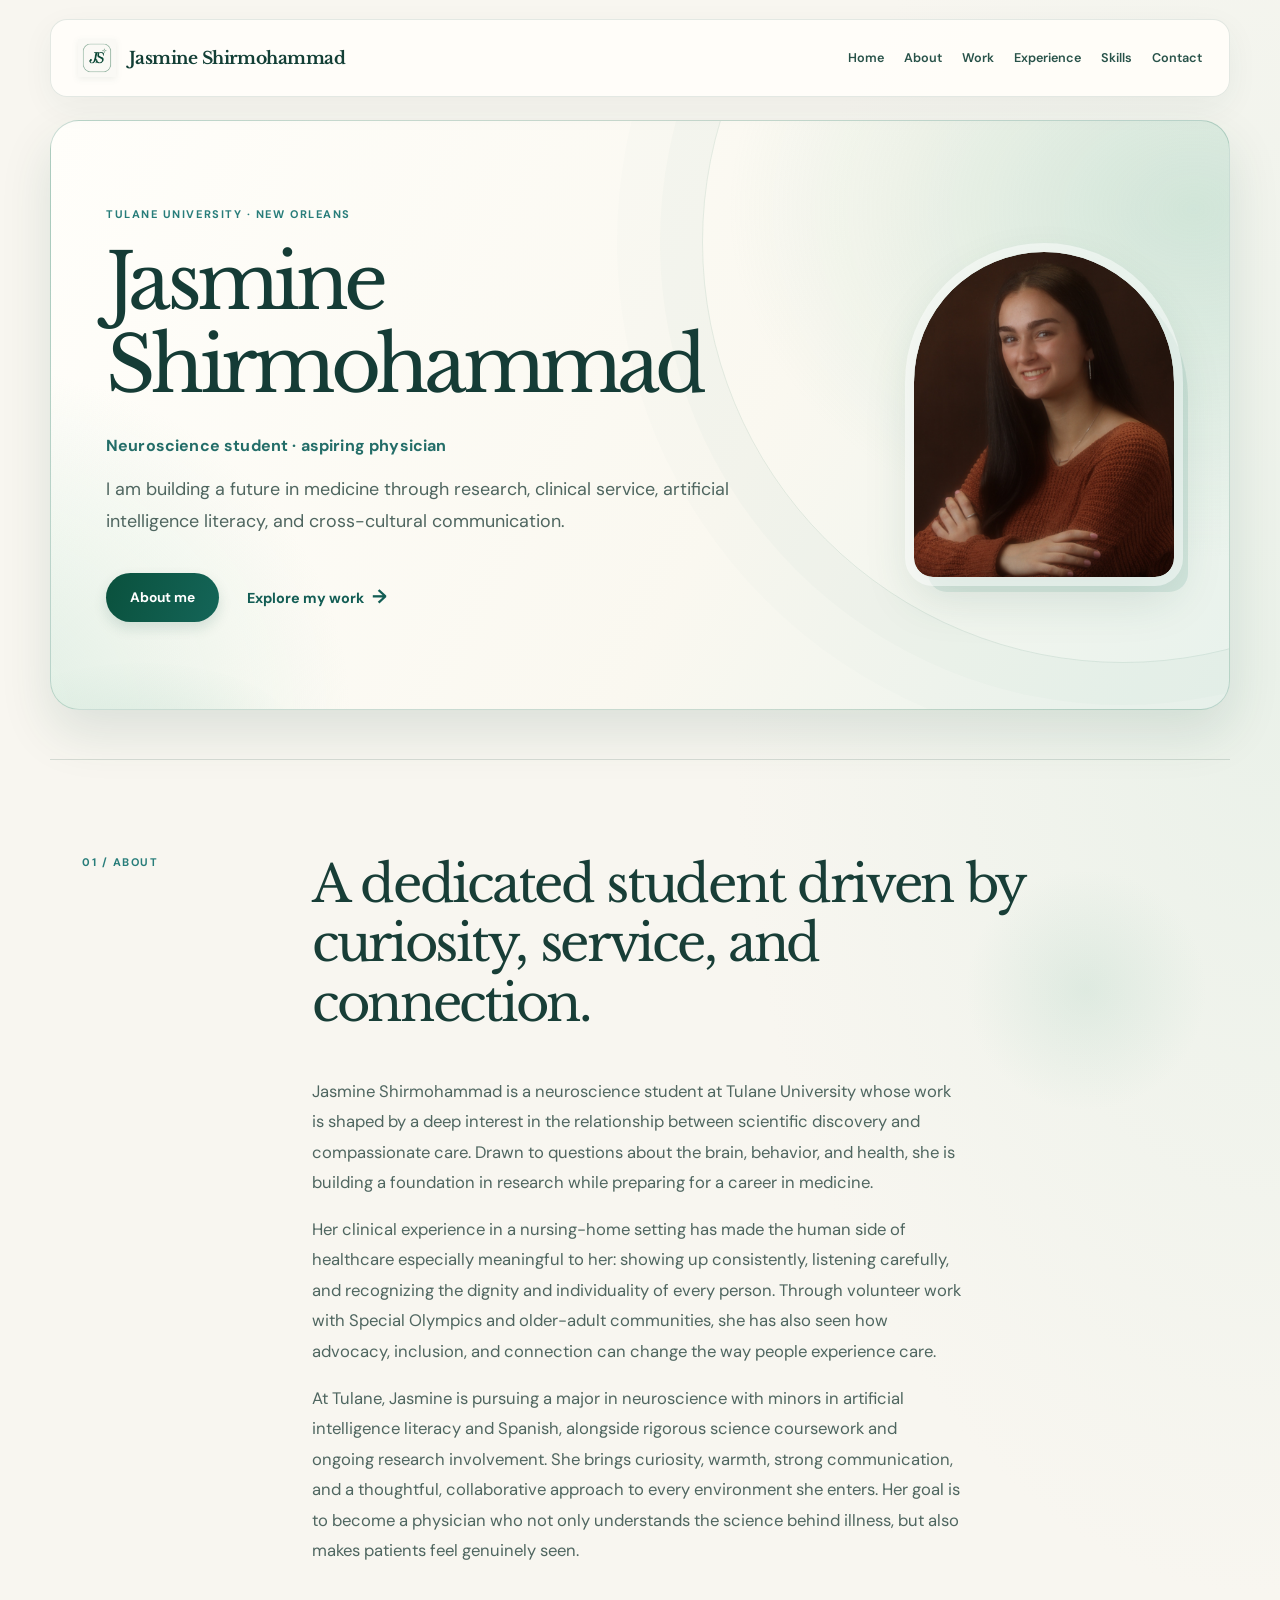
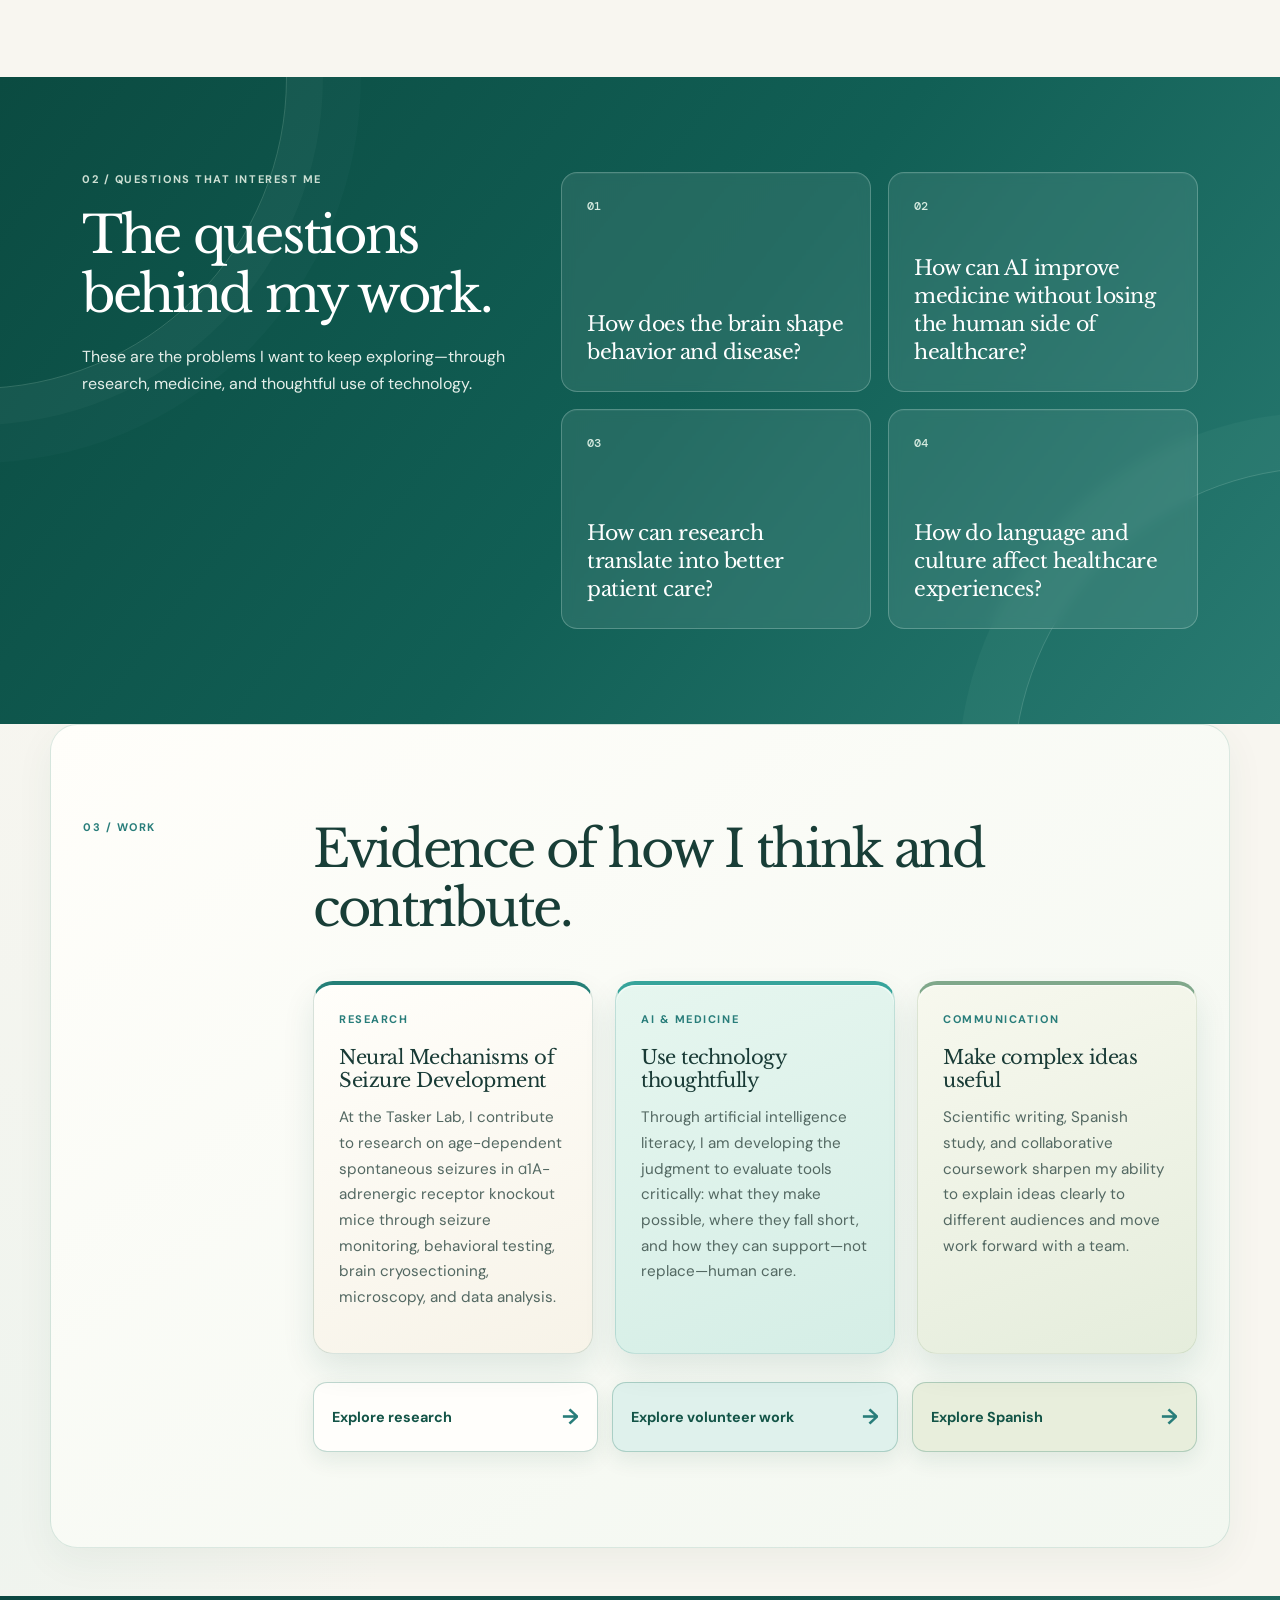
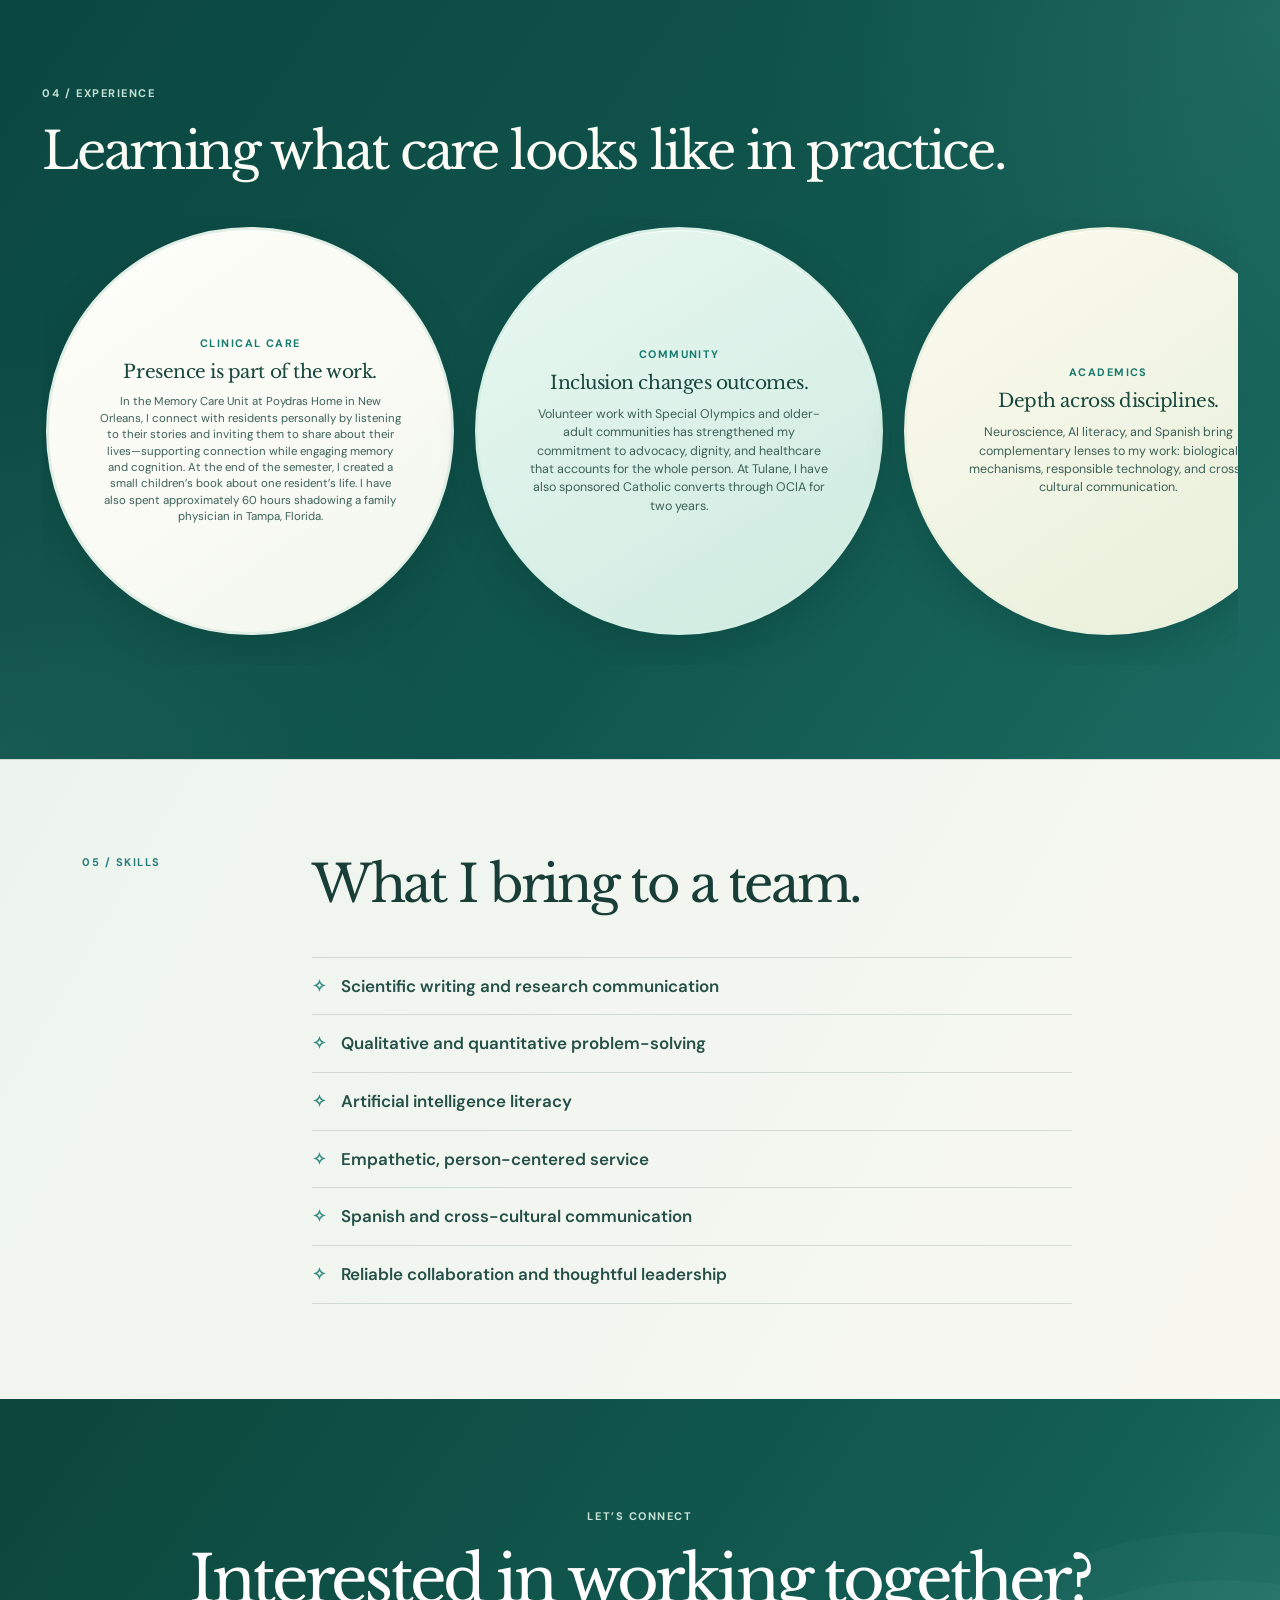
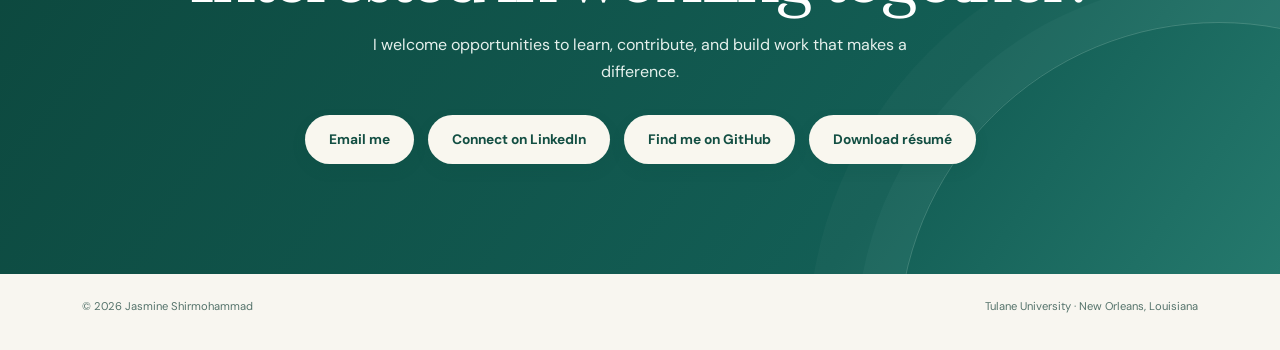
<file: index.html>
<!doctype html>
<html lang="en">
<head>
  <meta charset="utf-8">
  <meta name="viewport" content="width=device-width, initial-scale=1">
  <meta name="description" content="Portfolio of Jasmine Shirmohammad: neuroscience, artificial intelligence literacy, research, and compassionate healthcare.">
  <title>Jasmine Shirmohammad | Neuroscience & Health</title>
  <link rel="stylesheet" href="styles.css?v=20261008b">
  <link rel="stylesheet" href="theme.css?v=20261103">
  <link rel="icon" href="favicon-floral-js.png?v=20261103-fixed" type="image/svg+xml">
</head>
<body>
  <a class="skip-link" href="#main-content">Skip to main content</a>
  <header class="site-header">
    <a class="wordmark" href="#home">Jasmine Shirmohammad</a>
    <nav aria-label="Main navigation">
      <a href="#home">Home</a>
      <a href="#about">About</a>
      <a href="#work">Work</a>
      <a href="#experience">Experience</a>
      <a href="#skills">Skills</a>
      <a href="#contact">Contact</a>
    </nav>
  </header>

  <main id="main-content">
    <section id="home" class="hero" aria-labelledby="hero-title">
      <div class="hero-copy">
        <p class="eyebrow">Tulane University · New Orleans</p>
        <h1 id="hero-title">Jasmine<br>Shirmohammad</h1>
        <p class="hero-role">Neuroscience student · aspiring physician</p>
        <p class="lede">I am building a future in medicine through research, clinical service, artificial intelligence literacy, and cross-cultural communication.</p>
        <div class="hero-actions">
          <a class="button" href="#about">About me</a>
          <a class="text-link" href="#work">Explore my work <span aria-hidden="true">→</span></a>
        </div>
      </div>
      <figure class="hero-portrait">
        <img src="assets/jasmine-shirmohammad.jpg" alt="Portrait of Jasmine Shirmohammad">
      </figure>
    </section>

    <section id="about" class="section about" aria-labelledby="about-title">
      <p class="section-label">01 / About</p>
      <div>
        <h2 id="about-title">A dedicated student driven by curiosity, service, and connection.</h2>
        <p>Jasmine Shirmohammad is a neuroscience student at Tulane University whose work is shaped by a deep interest in the relationship between scientific discovery and compassionate care. Drawn to questions about the brain, behavior, and health, she is building a foundation in research while preparing for a career in medicine.</p>
        <p>Her clinical experience in a nursing-home setting has made the human side of healthcare especially meaningful to her: showing up consistently, listening carefully, and recognizing the dignity and individuality of every person. Through volunteer work with Special Olympics and older-adult communities, she has also seen how advocacy, inclusion, and connection can change the way people experience care.</p>
        <p>At Tulane, Jasmine is pursuing a major in neuroscience with minors in artificial intelligence literacy and Spanish, alongside rigorous science coursework and ongoing research involvement. She brings curiosity, warmth, strong communication, and a thoughtful, collaborative approach to every environment she enters. Her goal is to become a physician who not only understands the science behind illness, but also makes patients feel genuinely seen.</p>
      </div>
    </section>

    <section id="questions" class="questions" aria-labelledby="questions-title">
      <div class="questions-intro">
        <p class="section-label">02 / Questions That Interest Me</p>
        <h2 id="questions-title">The questions behind my work.</h2>
        <p>These are the problems I want to keep exploring—through research, medicine, and thoughtful use of technology.</p>
      </div>
      <div class="question-grid">
        <article class="question-card question-one"><span>01</span><h3>How does the brain shape behavior and disease?</h3></article>
        <article class="question-card question-two"><span>02</span><h3>How can AI improve medicine without losing the human side of healthcare?</h3></article>
        <article class="question-card question-three"><span>03</span><h3>How can research translate into better patient care?</h3></article>
        <article class="question-card question-four"><span>04</span><h3>How do language and culture affect healthcare experiences?</h3></article>
      </div>
    </section>

    <section id="work" class="section work" aria-labelledby="work-title">
      <p class="section-label">03 / Work</p>
      <div>
        <h2 id="work-title">Evidence of how I think and contribute.</h2>
        <div class="work-grid">
          <article>
            <p class="kicker">Research</p>
            <h3>Neural Mechanisms of Seizure Development</h3>
            <p>At the Tasker Lab, I contribute to research on age-dependent spontaneous seizures in α1A-adrenergic receptor knockout mice through seizure monitoring, behavioral testing, brain cryosectioning, microscopy, and data analysis.</p>
          </article>
          <article>
            <p class="kicker">AI & medicine</p>
            <h3>Use technology thoughtfully</h3>
            <p>Through artificial intelligence literacy, I am developing the judgment to evaluate tools critically: what they make possible, where they fall short, and how they can support—not replace—human care.</p>
          </article>
          <article>
            <p class="kicker">Communication</p>
            <h3>Make complex ideas useful</h3>
            <p>Scientific writing, Spanish study, and collaborative coursework sharpen my ability to explain ideas clearly to different audiences and move work forward with a team.</p>
          </article>
        </div>
        <div class="portfolio-links" aria-label="Work detail pages">
          <a class="portfolio-link" href="research.html">Explore research <span aria-hidden="true">→</span></a>
          <a class="portfolio-link" href="volunteer-work.html">Explore volunteer work <span aria-hidden="true">→</span></a>
          <a class="portfolio-link" href="spanish.html">Explore Spanish <span aria-hidden="true">→</span></a>
        </div>
      </div>
    </section>

    <section id="experience" class="section" aria-labelledby="experience-title">
      <p class="section-label">04 / Experience</p>
      <div>
        <h2 id="experience-title">Learning what care looks like in practice.</h2>
        <div class="experience-grid">
          <article>
            <p class="kicker">Clinical care</p>
            <h3>Presence is part of the work.</h3>
            <p>In the Memory Care Unit at Poydras Home in New Orleans, I connect with residents personally by listening to their stories and inviting them to share about their lives—supporting connection while engaging memory and cognition. At the end of the semester, I created a small children’s book about one resident’s life. I have also spent approximately 60 hours shadowing a family physician in Tampa, Florida.</p>
          </article>
          <article>
            <p class="kicker">Community</p>
            <h3>Inclusion changes outcomes.</h3>
            <p>Volunteer work with Special Olympics and older-adult communities has strengthened my commitment to advocacy, dignity, and healthcare that accounts for the whole person. At Tulane, I have also sponsored Catholic converts through OCIA for two years.</p>
          </article>
          <article>
            <p class="kicker">Academics</p>
            <h3>Depth across disciplines.</h3>
            <p>Neuroscience, AI literacy, and Spanish bring complementary lenses to my work: biological mechanisms, responsible technology, and cross-cultural communication.</p>
          </article>
        </div>
      </div>
    </section>

    <section id="skills" class="section strengths" aria-labelledby="skills-title">
      <p class="section-label">05 / Skills</p>
      <div>
        <h2 id="skills-title">What I bring to a team.</h2>
        <ul>
          <li>Scientific writing and research communication</li>
          <li>Qualitative and quantitative problem-solving</li>
          <li>Artificial intelligence literacy</li>
          <li>Empathetic, person-centered service</li>
          <li>Spanish and cross-cultural communication</li>
          <li>Reliable collaboration and thoughtful leadership</li>
        </ul>
      </div>
    </section>

    <section id="contact" class="contact" aria-labelledby="contact-title">
      <p class="eyebrow">Let’s connect</p>
      <h2 id="contact-title">Interested in working together?</h2>
      <p>I welcome opportunities to learn, contribute, and build work that makes a difference.</p>
      <div class="contact-actions">
        <a class="button light" href="mailto:jshirmohammad@tulane.edu">Email me</a>
        <a class="button light" href="https://www.linkedin.com/in/jasmine-shirmohammad-466834309/" target="_blank" rel="noreferrer">Connect on LinkedIn <span class="sr-only">(opens in a new tab)</span></a>
        <a class="button light" href="https://github.com/jshirmo" target="_blank" rel="noreferrer">Find me on GitHub <span class="sr-only">(opens in a new tab)</span></a>
        <a class="button light" href="assets/Jasmine_Shirmohammad_Resume_Oct_2026.docx" download>Download résumé</a>
      </div>
    </section>
  </main>

  <footer>
    <p>© 2026 Jasmine Shirmohammad</p>
    <p>Tulane University · New Orleans, Louisiana</p>
  </footer>
</body>
</html>
</file>
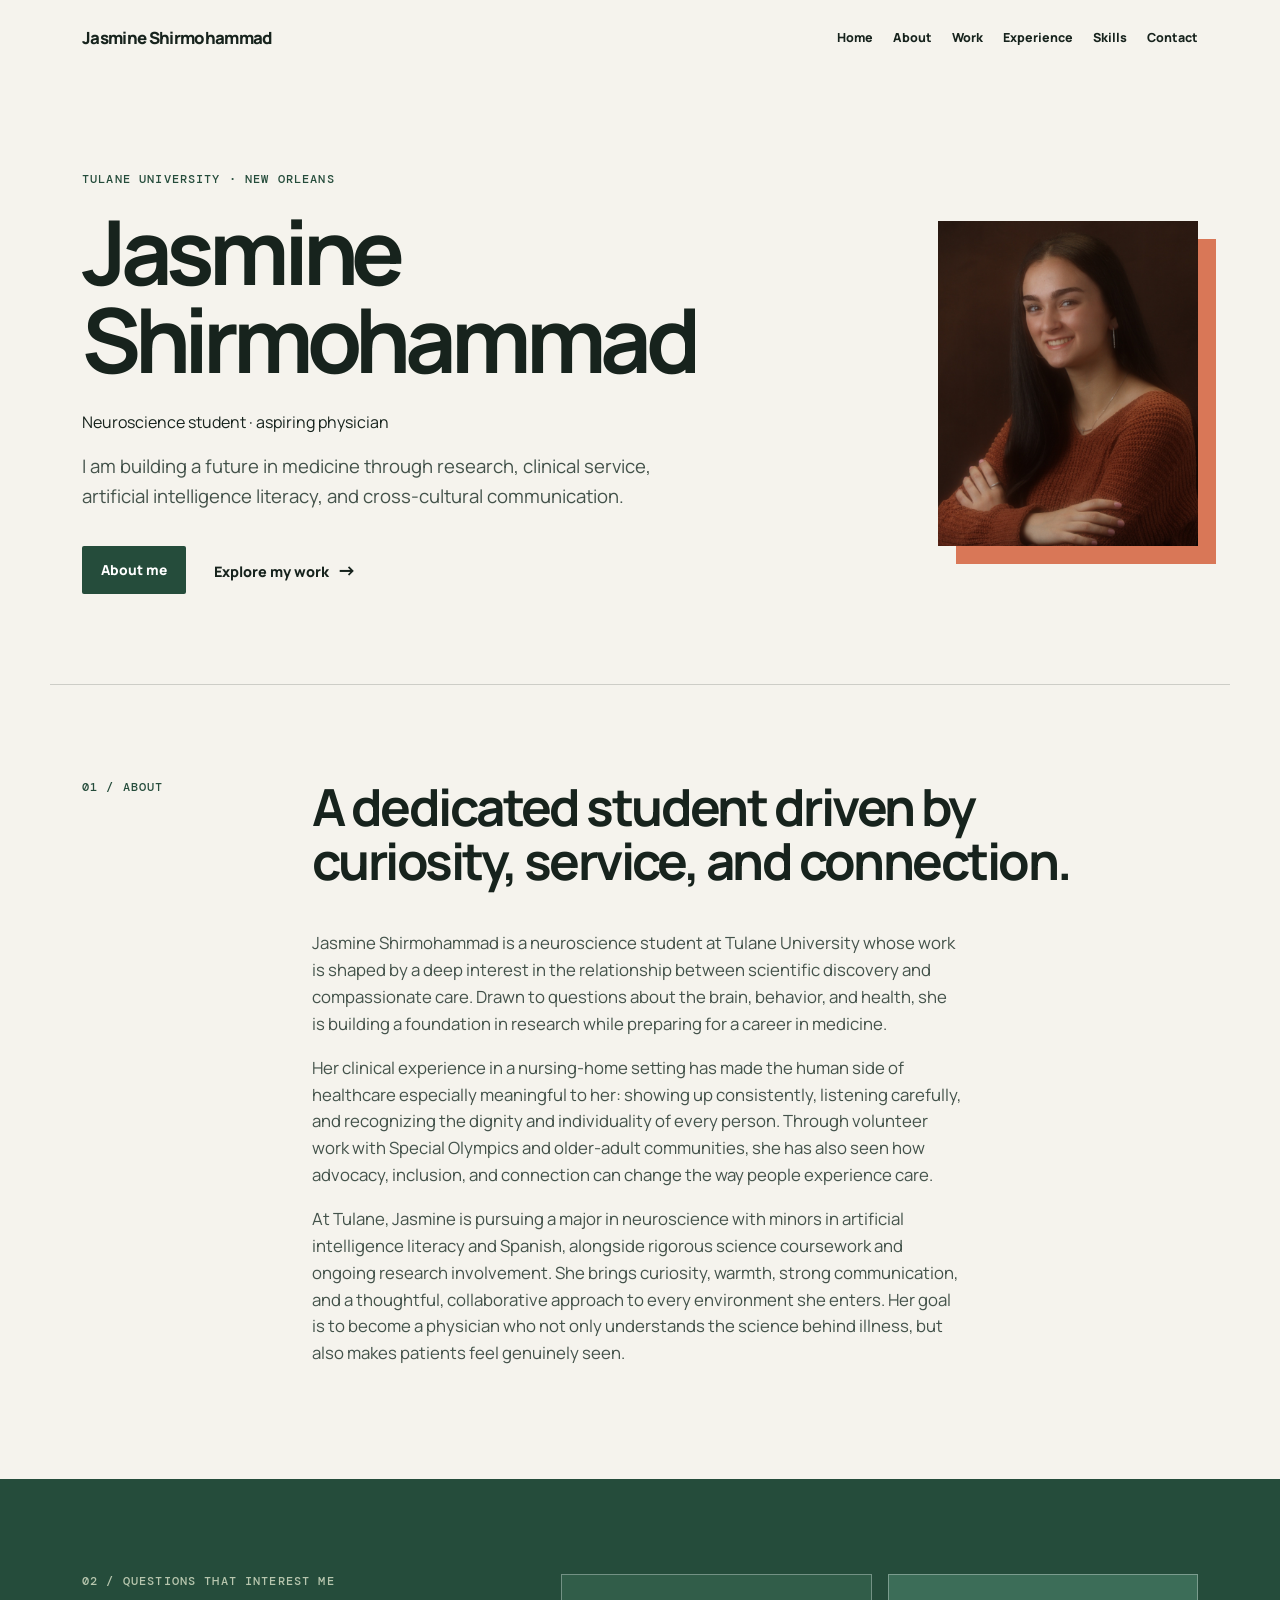
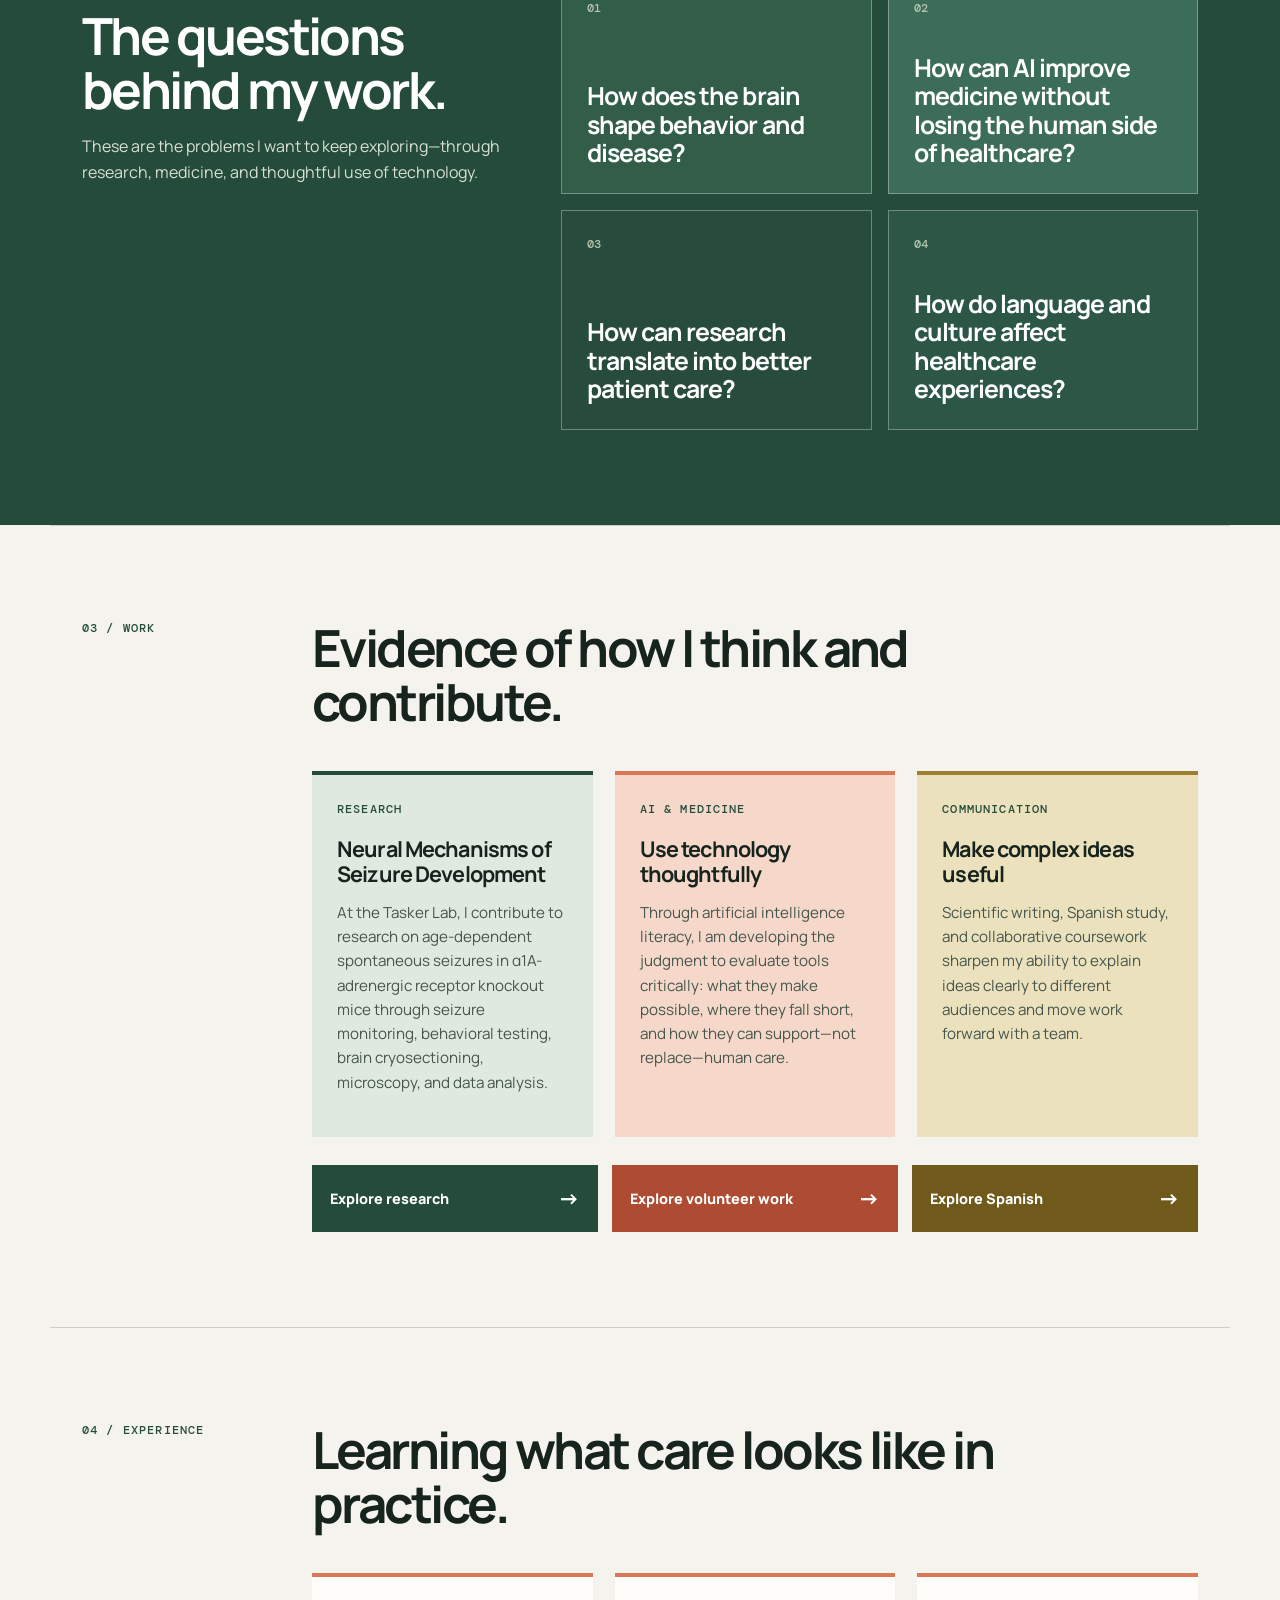
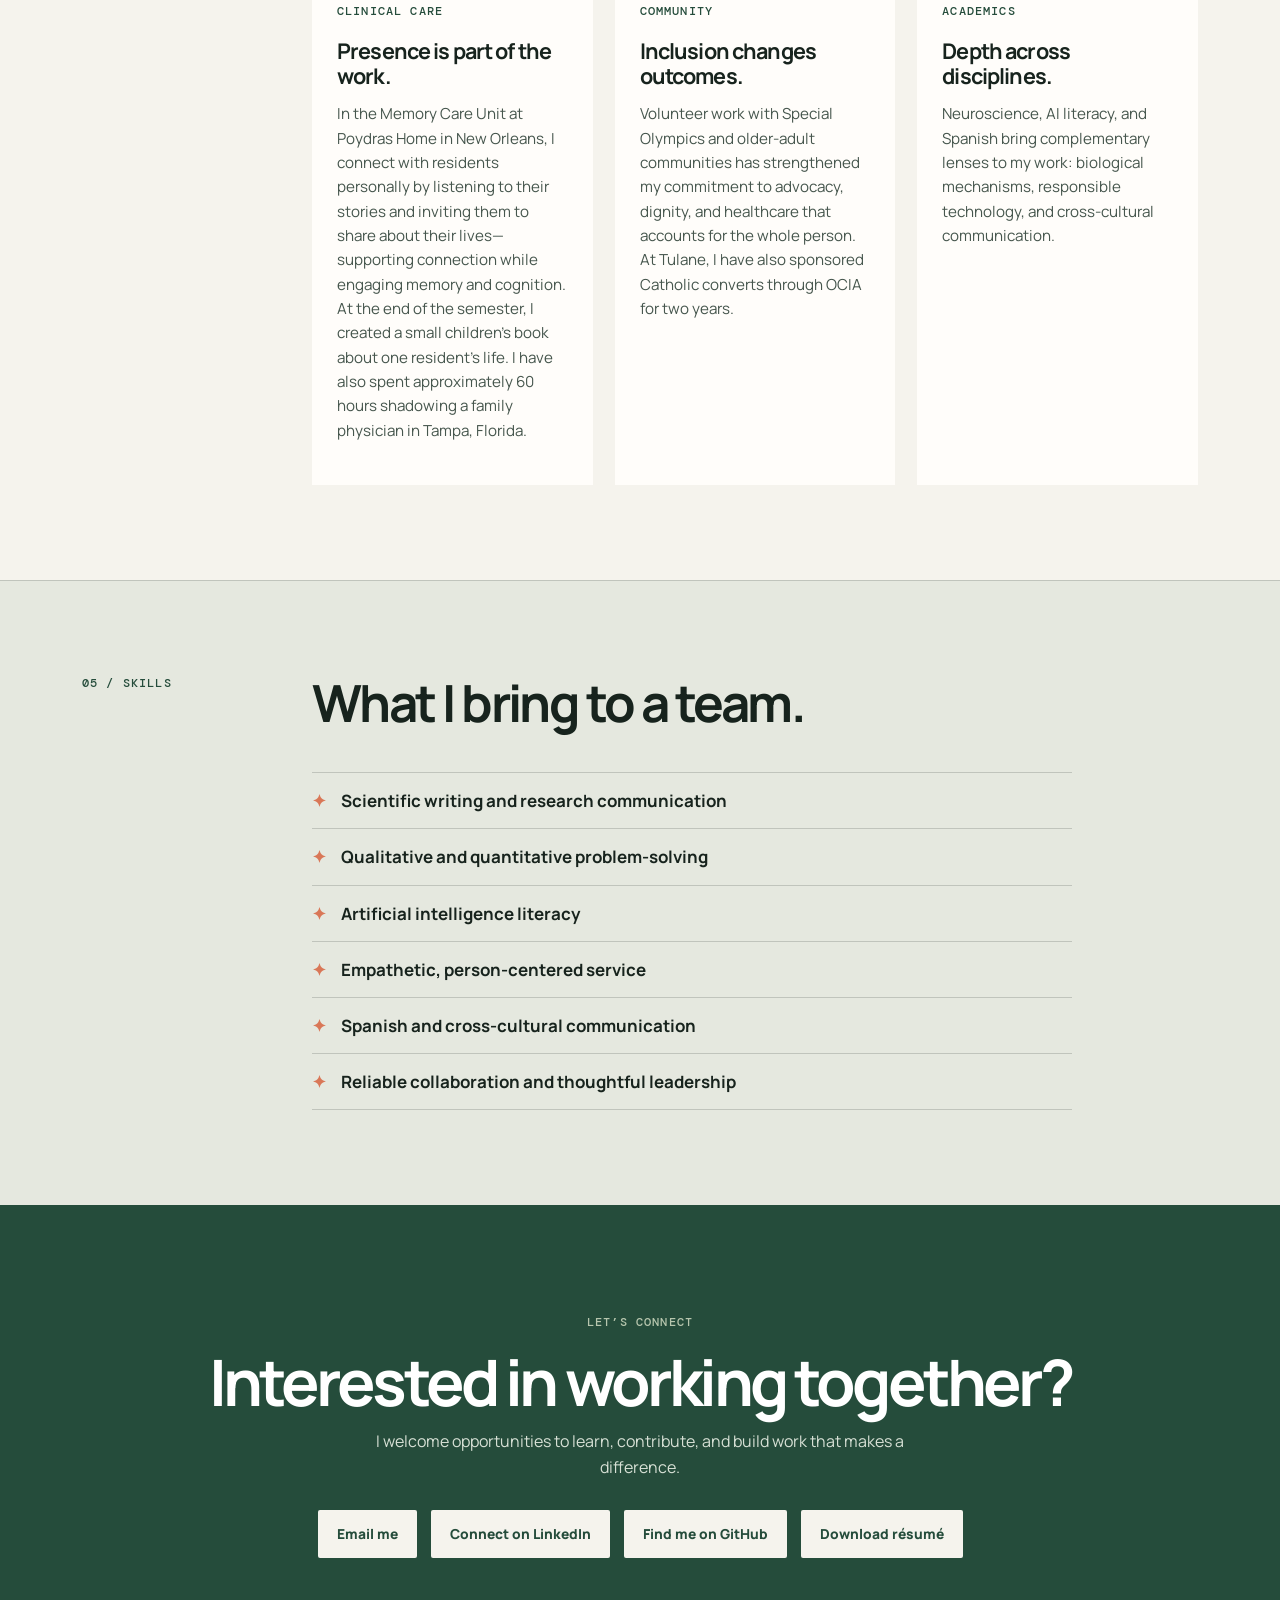
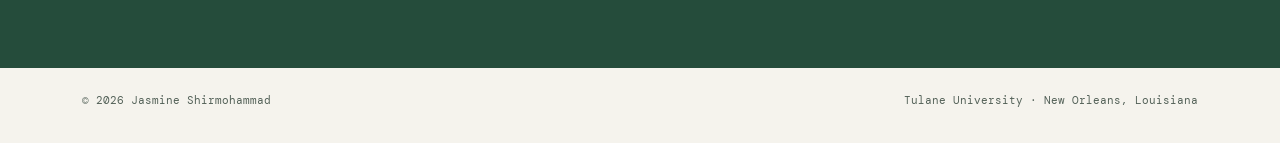
<file: original/index.html>
<!doctype html>
<html lang="en">
<head>
  <meta charset="utf-8">
  <meta name="viewport" content="width=device-width, initial-scale=1">
  <meta name="description" content="Portfolio of Jasmine Shirmohammad: neuroscience, artificial intelligence literacy, research, and compassionate healthcare.">
  <title>Jasmine Shirmohammad | Neuroscience & Health</title>
  <link rel="stylesheet" href="styles.css?v=20261008b">
  <link rel="icon" href="favicon.svg" type="image/svg+xml">
</head>
<body>
  <a class="skip-link" href="#main-content">Skip to main content</a>
  <header class="site-header">
    <a class="wordmark" href="#home">Jasmine Shirmohammad</a>
    <nav aria-label="Main navigation">
      <a href="#home">Home</a>
      <a href="#about">About</a>
      <a href="#work">Work</a>
      <a href="#experience">Experience</a>
      <a href="#skills">Skills</a>
      <a href="#contact">Contact</a>
    </nav>
  </header>

  <main id="main-content">
    <section id="home" class="hero" aria-labelledby="hero-title">
      <div class="hero-copy">
        <p class="eyebrow">Tulane University · New Orleans</p>
        <h1 id="hero-title">Jasmine<br>Shirmohammad</h1>
        <p class="hero-role">Neuroscience student · aspiring physician</p>
        <p class="lede">I am building a future in medicine through research, clinical service, artificial intelligence literacy, and cross-cultural communication.</p>
        <div class="hero-actions">
          <a class="button" href="#about">About me</a>
          <a class="text-link" href="#work">Explore my work <span aria-hidden="true">→</span></a>
        </div>
      </div>
      <figure class="hero-portrait">
        <img src="assets/jasmine-shirmohammad.jpg" alt="Portrait of Jasmine Shirmohammad">
      </figure>
    </section>

    <section id="about" class="section about" aria-labelledby="about-title">
      <p class="section-label">01 / About</p>
      <div>
        <h2 id="about-title">A dedicated student driven by curiosity, service, and connection.</h2>
        <p>Jasmine Shirmohammad is a neuroscience student at Tulane University whose work is shaped by a deep interest in the relationship between scientific discovery and compassionate care. Drawn to questions about the brain, behavior, and health, she is building a foundation in research while preparing for a career in medicine.</p>
        <p>Her clinical experience in a nursing-home setting has made the human side of healthcare especially meaningful to her: showing up consistently, listening carefully, and recognizing the dignity and individuality of every person. Through volunteer work with Special Olympics and older-adult communities, she has also seen how advocacy, inclusion, and connection can change the way people experience care.</p>
        <p>At Tulane, Jasmine is pursuing a major in neuroscience with minors in artificial intelligence literacy and Spanish, alongside rigorous science coursework and ongoing research involvement. She brings curiosity, warmth, strong communication, and a thoughtful, collaborative approach to every environment she enters. Her goal is to become a physician who not only understands the science behind illness, but also makes patients feel genuinely seen.</p>
      </div>
    </section>

    <section id="questions" class="questions" aria-labelledby="questions-title">
      <div class="questions-intro">
        <p class="section-label">02 / Questions That Interest Me</p>
        <h2 id="questions-title">The questions behind my work.</h2>
        <p>These are the problems I want to keep exploring—through research, medicine, and thoughtful use of technology.</p>
      </div>
      <div class="question-grid">
        <article class="question-card question-one"><span>01</span><h3>How does the brain shape behavior and disease?</h3></article>
        <article class="question-card question-two"><span>02</span><h3>How can AI improve medicine without losing the human side of healthcare?</h3></article>
        <article class="question-card question-three"><span>03</span><h3>How can research translate into better patient care?</h3></article>
        <article class="question-card question-four"><span>04</span><h3>How do language and culture affect healthcare experiences?</h3></article>
      </div>
    </section>

    <section id="work" class="section work" aria-labelledby="work-title">
      <p class="section-label">03 / Work</p>
      <div>
        <h2 id="work-title">Evidence of how I think and contribute.</h2>
        <div class="work-grid">
          <article>
            <p class="kicker">Research</p>
            <h3>Neural Mechanisms of Seizure Development</h3>
            <p>At the Tasker Lab, I contribute to research on age-dependent spontaneous seizures in α1A-adrenergic receptor knockout mice through seizure monitoring, behavioral testing, brain cryosectioning, microscopy, and data analysis.</p>
          </article>
          <article>
            <p class="kicker">AI & medicine</p>
            <h3>Use technology thoughtfully</h3>
            <p>Through artificial intelligence literacy, I am developing the judgment to evaluate tools critically: what they make possible, where they fall short, and how they can support—not replace—human care.</p>
          </article>
          <article>
            <p class="kicker">Communication</p>
            <h3>Make complex ideas useful</h3>
            <p>Scientific writing, Spanish study, and collaborative coursework sharpen my ability to explain ideas clearly to different audiences and move work forward with a team.</p>
          </article>
        </div>
        <div class="portfolio-links" aria-label="Work detail pages">
          <a class="portfolio-link" href="research.html">Explore research <span aria-hidden="true">→</span></a>
          <a class="portfolio-link" href="volunteer-work.html">Explore volunteer work <span aria-hidden="true">→</span></a>
          <a class="portfolio-link" href="spanish.html">Explore Spanish <span aria-hidden="true">→</span></a>
        </div>
      </div>
    </section>

    <section id="experience" class="section" aria-labelledby="experience-title">
      <p class="section-label">04 / Experience</p>
      <div>
        <h2 id="experience-title">Learning what care looks like in practice.</h2>
        <div class="experience-grid">
          <article>
            <p class="kicker">Clinical care</p>
            <h3>Presence is part of the work.</h3>
            <p>In the Memory Care Unit at Poydras Home in New Orleans, I connect with residents personally by listening to their stories and inviting them to share about their lives—supporting connection while engaging memory and cognition. At the end of the semester, I created a small children’s book about one resident’s life. I have also spent approximately 60 hours shadowing a family physician in Tampa, Florida.</p>
          </article>
          <article>
            <p class="kicker">Community</p>
            <h3>Inclusion changes outcomes.</h3>
            <p>Volunteer work with Special Olympics and older-adult communities has strengthened my commitment to advocacy, dignity, and healthcare that accounts for the whole person. At Tulane, I have also sponsored Catholic converts through OCIA for two years.</p>
          </article>
          <article>
            <p class="kicker">Academics</p>
            <h3>Depth across disciplines.</h3>
            <p>Neuroscience, AI literacy, and Spanish bring complementary lenses to my work: biological mechanisms, responsible technology, and cross-cultural communication.</p>
          </article>
        </div>
      </div>
    </section>

    <section id="skills" class="section strengths" aria-labelledby="skills-title">
      <p class="section-label">05 / Skills</p>
      <div>
        <h2 id="skills-title">What I bring to a team.</h2>
        <ul>
          <li>Scientific writing and research communication</li>
          <li>Qualitative and quantitative problem-solving</li>
          <li>Artificial intelligence literacy</li>
          <li>Empathetic, person-centered service</li>
          <li>Spanish and cross-cultural communication</li>
          <li>Reliable collaboration and thoughtful leadership</li>
        </ul>
      </div>
    </section>

    <section id="contact" class="contact" aria-labelledby="contact-title">
      <p class="eyebrow">Let’s connect</p>
      <h2 id="contact-title">Interested in working together?</h2>
      <p>I welcome opportunities to learn, contribute, and build work that makes a difference.</p>
      <div class="contact-actions">
        <a class="button light" href="mailto:jshirmohammad@tulane.edu">Email me</a>
        <a class="button light" href="https://www.linkedin.com/in/jasmine-shirmohammad-466834309/" target="_blank" rel="noreferrer">Connect on LinkedIn <span class="sr-only">(opens in a new tab)</span></a>
        <a class="button light" href="https://github.com/jshirmo" target="_blank" rel="noreferrer">Find me on GitHub <span class="sr-only">(opens in a new tab)</span></a>
        <a class="button light" href="assets/Jasmine_Shirmohammad_Resume_Oct_2026.docx" download>Download résumé</a>
      </div>
    </section>
  </main>

  <footer>
    <p>© 2026 Jasmine Shirmohammad</p>
    <p>Tulane University · New Orleans, Louisiana</p>
  </footer>
</body>
</html>
</file>
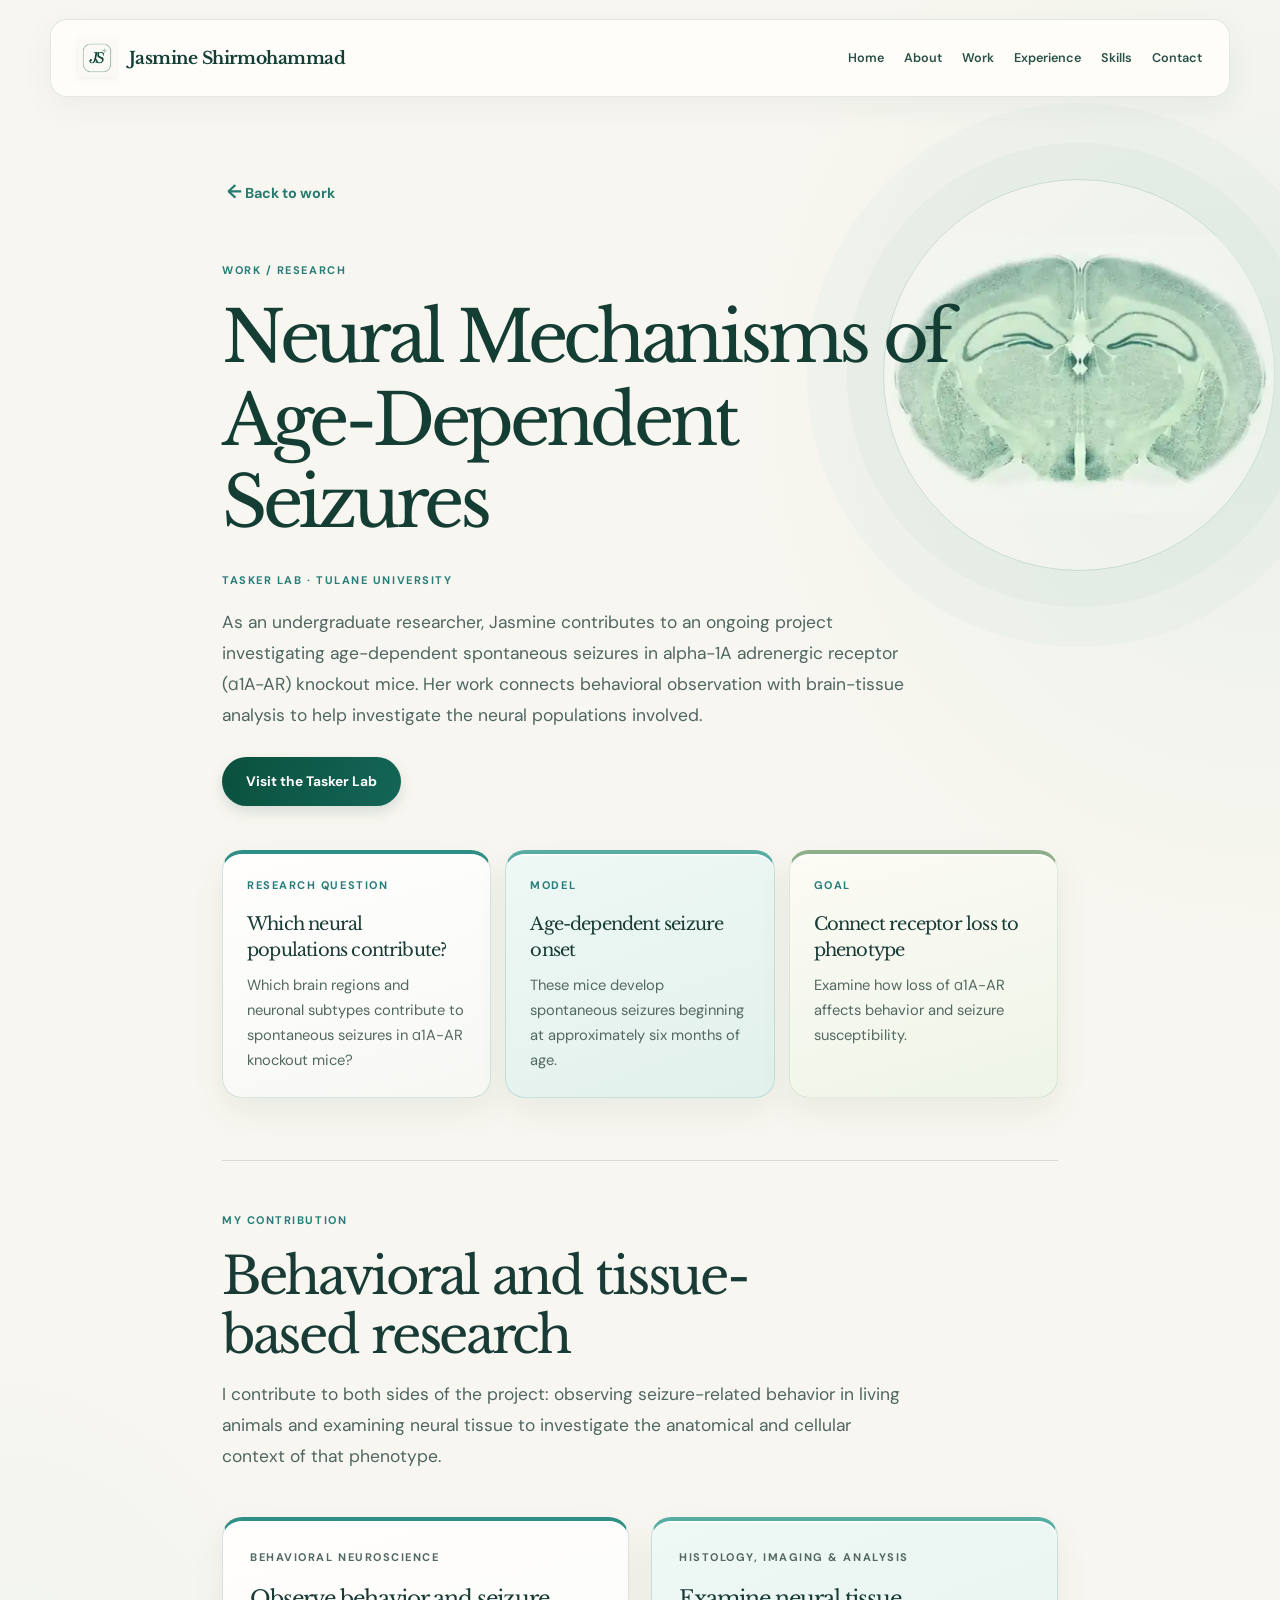
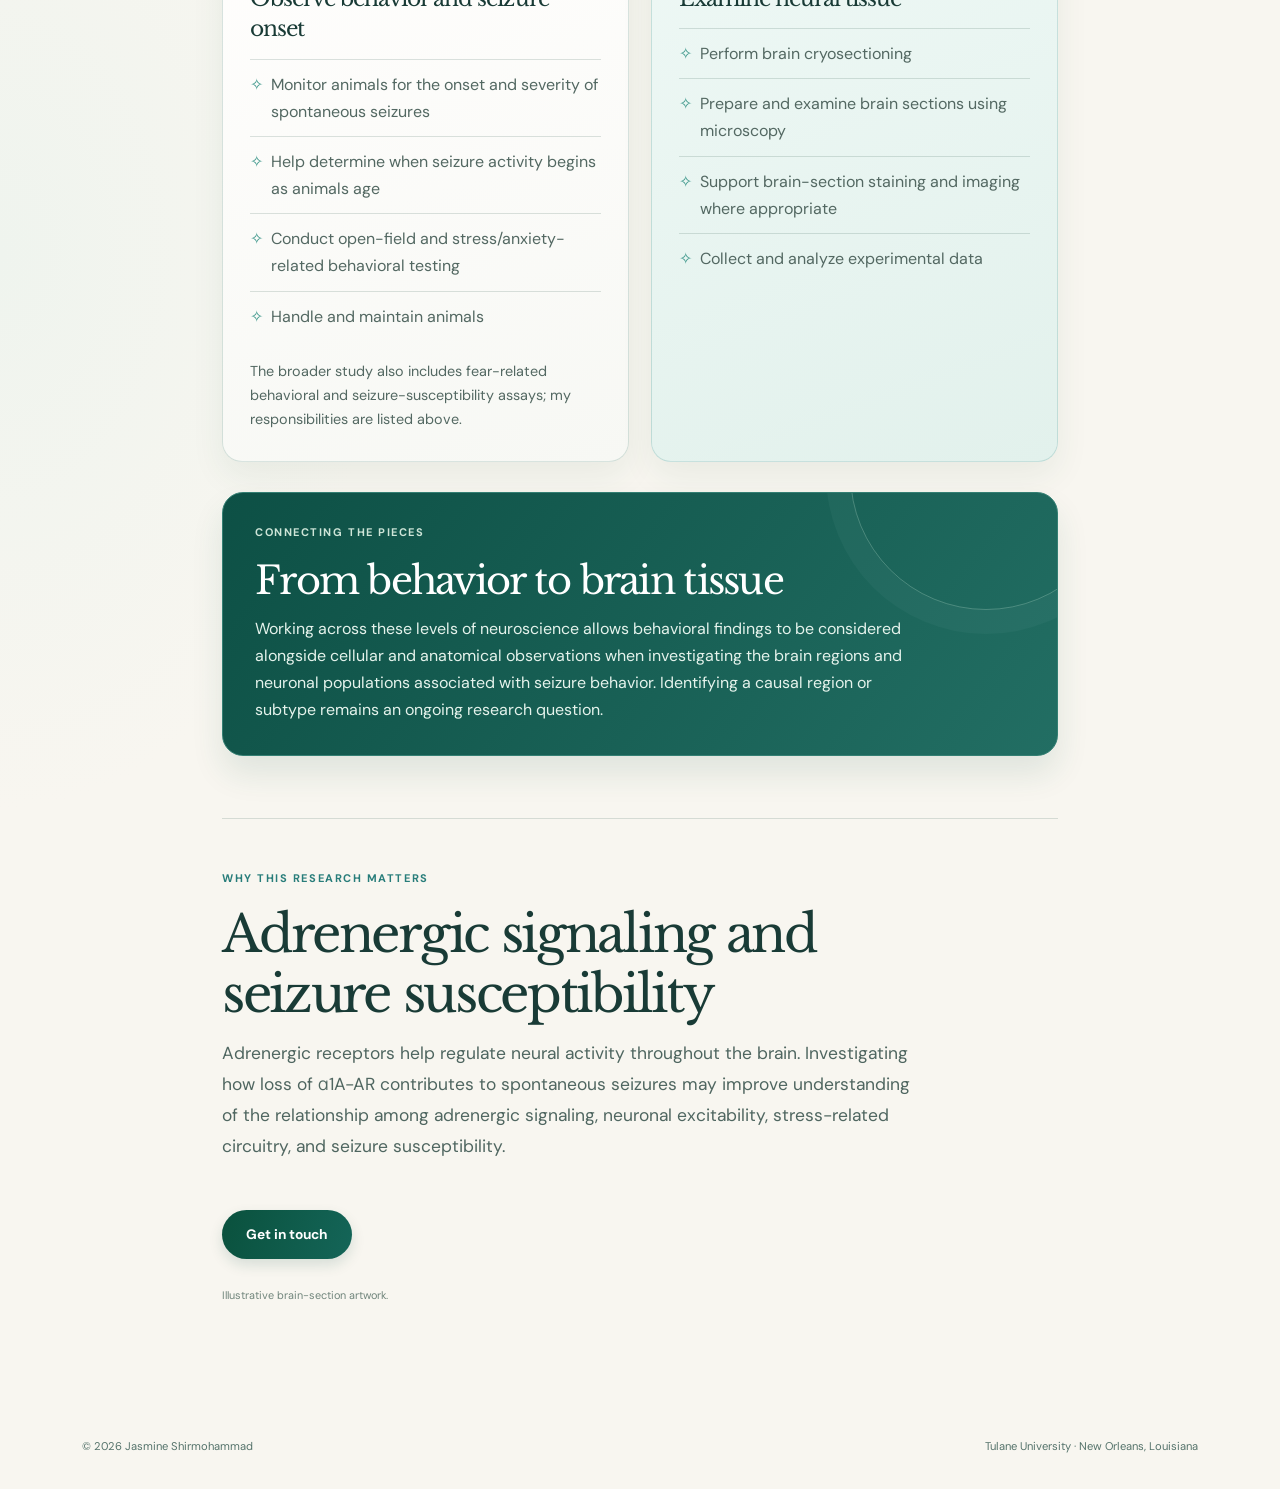
<file: research.html>
<!doctype html>
<html lang="en">
<head>
  <meta charset="utf-8">
  <meta name="viewport" content="width=device-width, initial-scale=1">
  <meta name="description" content="Research project portfolio detail for Jasmine Shirmohammad in the Tasker Lab at Tulane University.">
  <title>Neural Mechanisms of Age-Dependent Seizures | Jasmine Shirmohammad</title>
  <link rel="stylesheet" href="styles.css?v=20261008c">
  <link rel="stylesheet" href="theme.css?v=brainclear20261103">
  <link rel="icon" href="favicon-floral-js.png?v=20261103-fixed" type="image/svg+xml">
</head>
<body>
  <a class="skip-link" href="#main-content">Skip to main content</a>
  <header class="site-header">
    <a class="wordmark" href="index.html#home">Jasmine Shirmohammad</a>
    <nav aria-label="Main navigation">
      <a href="index.html#home">Home</a><a href="index.html#about">About</a><a href="index.html#work">Work</a><a href="index.html#experience">Experience</a><a href="index.html#skills">Skills</a><a href="index.html#contact">Contact</a>
    </nav>
  </header>

  <main id="main-content" class="detail-page">
    <a class="text-link back-link" href="index.html#work"><span aria-hidden="true">←</span> Back to work</a>
    <p class="section-label">Work / Research</p>
    <h1>Neural Mechanisms of Age-Dependent Seizures</h1>
    <p class="kicker">Tasker Lab · Tulane University</p>
    <p class="detail-lede">As an undergraduate researcher, Jasmine contributes to an ongoing project investigating age-dependent spontaneous seizures in alpha-1A adrenergic receptor (α1A-AR) knockout mice. Her work connects behavioral observation with brain-tissue analysis to help investigate the neural populations involved.</p>
    <div class="project-actions">
      <a class="button" href="https://taskerlab.tulane.edu/lab-overview" target="_blank" rel="noreferrer">Visit the Tasker Lab <span class="sr-only">(opens in a new tab)</span></a>
    </div>

    <section class="research-snapshot" aria-label="Project at a glance">
      <article>
        <p class="kicker">Research question</p>
        <h2>Which neural populations contribute?</h2>
        <p>Which brain regions and neuronal subtypes contribute to spontaneous seizures in α1A-AR knockout mice?</p>
      </article>
      <article>
        <p class="kicker">Model</p>
        <h2>Age-dependent seizure onset</h2>
        <p>These mice develop spontaneous seizures beginning at approximately six months of age.</p>
      </article>
      <article>
        <p class="kicker">Goal</p>
        <h2>Connect receptor loss to phenotype</h2>
        <p>Examine how loss of α1A-AR affects behavior and seizure susceptibility.</p>
      </article>
    </section>

    <section class="research-section" aria-labelledby="contribution-title">
      <p class="section-label">My contribution</p>
      <h2 id="contribution-title">Behavioral and tissue-based research</h2>
      <p class="detail-lede">I contribute to both sides of the project: observing seizure-related behavior in living animals and examining neural tissue to investigate the anatomical and cellular context of that phenotype.</p>
      <div class="detail-grid">
        <article>
          <p class="kicker">Behavioral neuroscience</p>
          <h2>Observe behavior and seizure onset</h2>
          <ul class="research-list">
            <li>Monitor animals for the onset and severity of spontaneous seizures</li>
            <li>Help determine when seizure activity begins as animals age</li>
            <li>Conduct open-field and stress/anxiety-related behavioral testing</li>
            <li>Handle and maintain animals</li>
          </ul>
          <p class="research-note">The broader study also includes fear-related behavioral and seizure-susceptibility assays; my responsibilities are listed above.</p>
        </article>
        <article>
          <p class="kicker">Histology, imaging &amp; analysis</p>
          <h2>Examine neural tissue</h2>
          <ul class="research-list">
            <li>Perform brain cryosectioning</li>
            <li>Prepare and examine brain sections using microscopy</li>
            <li>Support brain-section staining and imaging where appropriate</li>
            <li>Collect and analyze experimental data</li>
          </ul>
        </article>
      </div>

      <div class="research-bridge">
        <p class="section-label">Connecting the pieces</p>
        <h2>From behavior to brain tissue</h2>
        <p>Working across these levels of neuroscience allows behavioral findings to be considered alongside cellular and anatomical observations when investigating the brain regions and neuronal populations associated with seizure behavior. Identifying a causal region or subtype remains an ongoing research question.</p>
      </div>
    </section>

    <section class="research-section" aria-labelledby="significance-title">
      <p class="section-label">Why this research matters</p>
      <h2 id="significance-title">Adrenergic signaling and seizure susceptibility</h2>
      <p class="detail-lede">Adrenergic receptors help regulate neural activity throughout the brain. Investigating how loss of α1A-AR contributes to spontaneous seizures may improve understanding of the relationship among adrenergic signaling, neuronal excitability, stress-related circuitry, and seizure susceptibility.</p>
    </section>

    <p class="detail-footer"><a class="button" href="index.html#contact">Get in touch</a></p>
    <p class="research-image-credit">Illustrative brain-section artwork.</p>
  </main>

  <footer><p>© 2026 Jasmine Shirmohammad</p><p>Tulane University · New Orleans, Louisiana</p></footer>
</body>
</html>
</file>
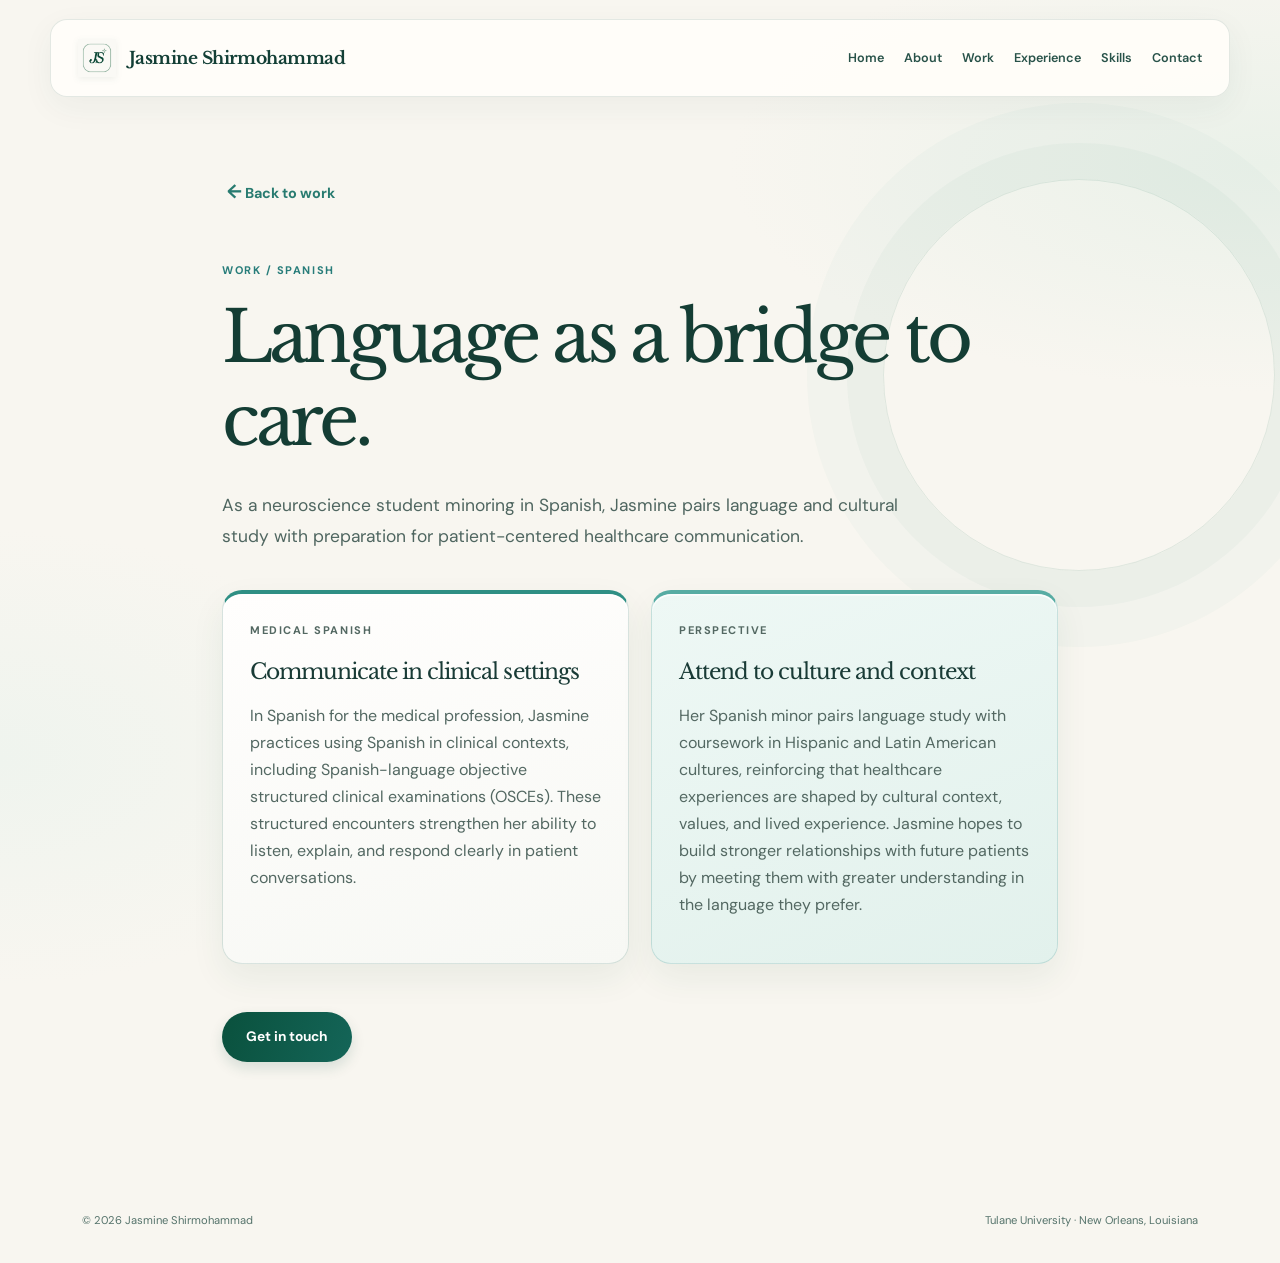
<file: spanish.html>
<!doctype html>
<html lang="en">
<head>
  <meta charset="utf-8">
  <meta name="viewport" content="width=device-width, initial-scale=1">
  <meta name="description" content="Spanish portfolio detail for Jasmine Shirmohammad.">
  <title>Spanish | Jasmine Shirmohammad</title>
  <link rel="stylesheet" href="styles.css?v=20260923b">
  <link rel="stylesheet" href="theme.css?v=20261103">
  <link rel="icon" href="favicon-floral-js.png?v=20261103-fixed" type="image/svg+xml">
</head>
<body>
  <a class="skip-link" href="#main-content">Skip to main content</a>
  <header class="site-header">
    <a class="wordmark" href="index.html#home">Jasmine Shirmohammad</a>
    <nav aria-label="Main navigation">
      <a href="index.html#home">Home</a><a href="index.html#about">About</a><a href="index.html#work">Work</a><a href="index.html#experience">Experience</a><a href="index.html#skills">Skills</a><a href="index.html#contact">Contact</a>
    </nav>
  </header>
  <main id="main-content" class="detail-page">
    <a class="text-link back-link" href="index.html#work"><span aria-hidden="true">←</span> Back to work</a>
    <p class="section-label">Work / Spanish</p>
    <h1>Language as a bridge to care.</h1>
    <p class="detail-lede">As a neuroscience student minoring in Spanish, Jasmine pairs language and cultural study with preparation for patient-centered healthcare communication.</p>
    <div class="detail-grid">
      <article>
        <p class="kicker">Medical Spanish</p>
        <h2>Communicate in clinical settings</h2>
        <p>In Spanish for the medical profession, Jasmine practices using Spanish in clinical contexts, including Spanish-language objective structured clinical examinations (OSCEs). These structured encounters strengthen her ability to listen, explain, and respond clearly in patient conversations.</p>
      </article>
      <article>
        <p class="kicker">Perspective</p>
        <h2>Attend to culture and context</h2>
        <p>Her Spanish minor pairs language study with coursework in Hispanic and Latin American cultures, reinforcing that healthcare experiences are shaped by cultural context, values, and lived experience. Jasmine hopes to build stronger relationships with future patients by meeting them with greater understanding in the language they prefer.</p>
      </article>
    </div>
    <p class="detail-footer"><a class="button" href="index.html#contact">Get in touch</a></p>
  </main>
  <footer><p>© 2026 Jasmine Shirmohammad</p><p>Tulane University · New Orleans, Louisiana</p></footer>
</body>
</html>
</file>
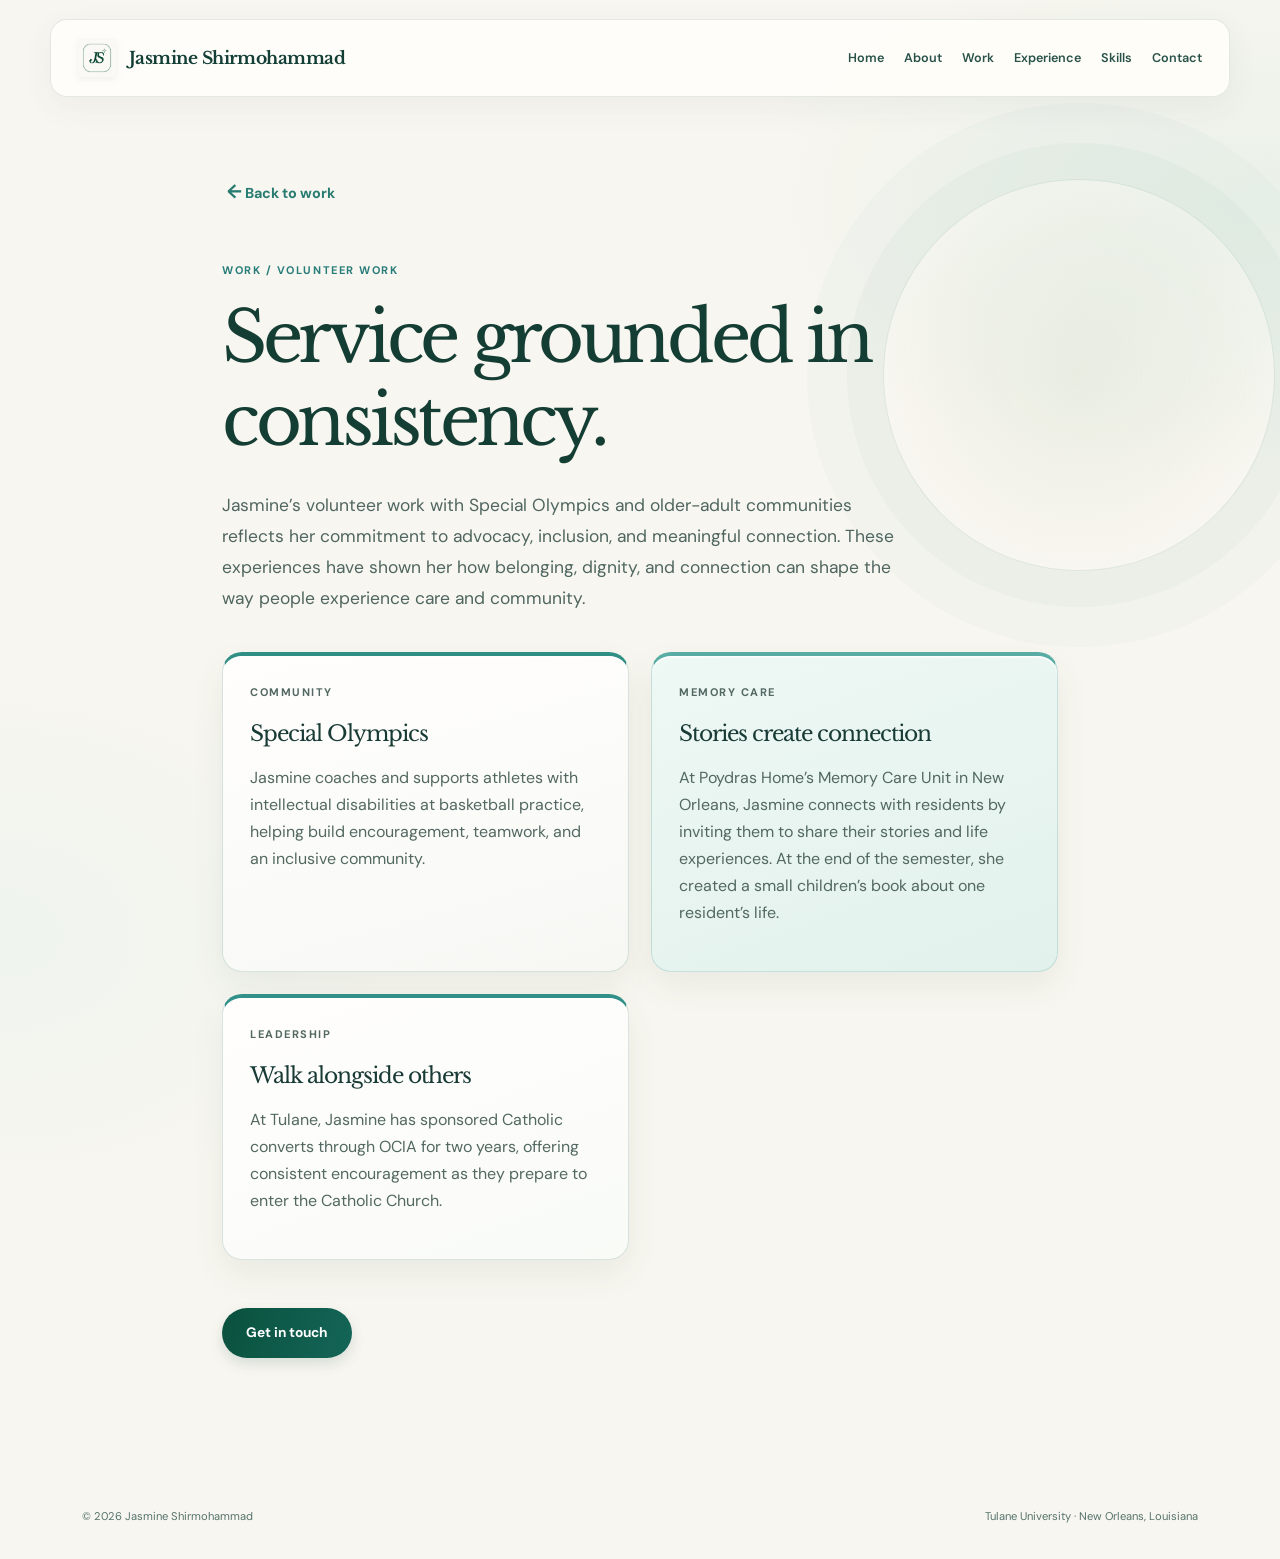
<file: volunteer-work.html>
<!doctype html>
<html lang="en">
<head>
  <meta charset="utf-8">
  <meta name="viewport" content="width=device-width, initial-scale=1">
  <meta name="description" content="Volunteer work portfolio detail for Jasmine Shirmohammad.">
  <title>Volunteer Work | Jasmine Shirmohammad</title>
  <link rel="stylesheet" href="styles.css?v=20260923b">
  <link rel="stylesheet" href="theme.css?v=20261103">
  <link rel="icon" href="favicon-floral-js.png?v=20261103-fixed" type="image/svg+xml">
</head>
<body>
  <a class="skip-link" href="#main-content">Skip to main content</a>
  <header class="site-header">
    <a class="wordmark" href="index.html#home">Jasmine Shirmohammad</a>
    <nav aria-label="Main navigation">
      <a href="index.html#home">Home</a><a href="index.html#about">About</a><a href="index.html#work">Work</a><a href="index.html#experience">Experience</a><a href="index.html#skills">Skills</a><a href="index.html#contact">Contact</a>
    </nav>
  </header>
  <main id="main-content" class="detail-page">
    <a class="text-link back-link" href="index.html#work"><span aria-hidden="true">←</span> Back to work</a>
    <p class="section-label">Work / Volunteer work</p>
    <h1>Service grounded in consistency.</h1>
    <p class="detail-lede">Jasmine’s volunteer work with Special Olympics and older-adult communities reflects her commitment to advocacy, inclusion, and meaningful connection. These experiences have shown her how belonging, dignity, and connection can shape the way people experience care and community.</p>
    <div class="detail-grid">
      <article>
        <p class="kicker">Community</p>
        <h2>Special Olympics</h2>
        <p>Jasmine coaches and supports athletes with intellectual disabilities at basketball practice, helping build encouragement, teamwork, and an inclusive community.</p>
      </article>
      <article>
        <p class="kicker">Memory care</p>
        <h2>Stories create connection</h2>
        <p>At Poydras Home’s Memory Care Unit in New Orleans, Jasmine connects with residents by inviting them to share their stories and life experiences. At the end of the semester, she created a small children’s book about one resident’s life.</p>
      </article>
      <article>
        <p class="kicker">Leadership</p>
        <h2>Walk alongside others</h2>
        <p>At Tulane, Jasmine has sponsored Catholic converts through OCIA for two years, offering consistent encouragement as they prepare to enter the Catholic Church.</p>
      </article>
    </div>
    <p class="detail-footer"><a class="button" href="index.html#contact">Get in touch</a></p>
  </main>
  <footer><p>© 2026 Jasmine Shirmohammad</p><p>Tulane University · New Orleans, Louisiana</p></footer>
</body>
</html>
</file>
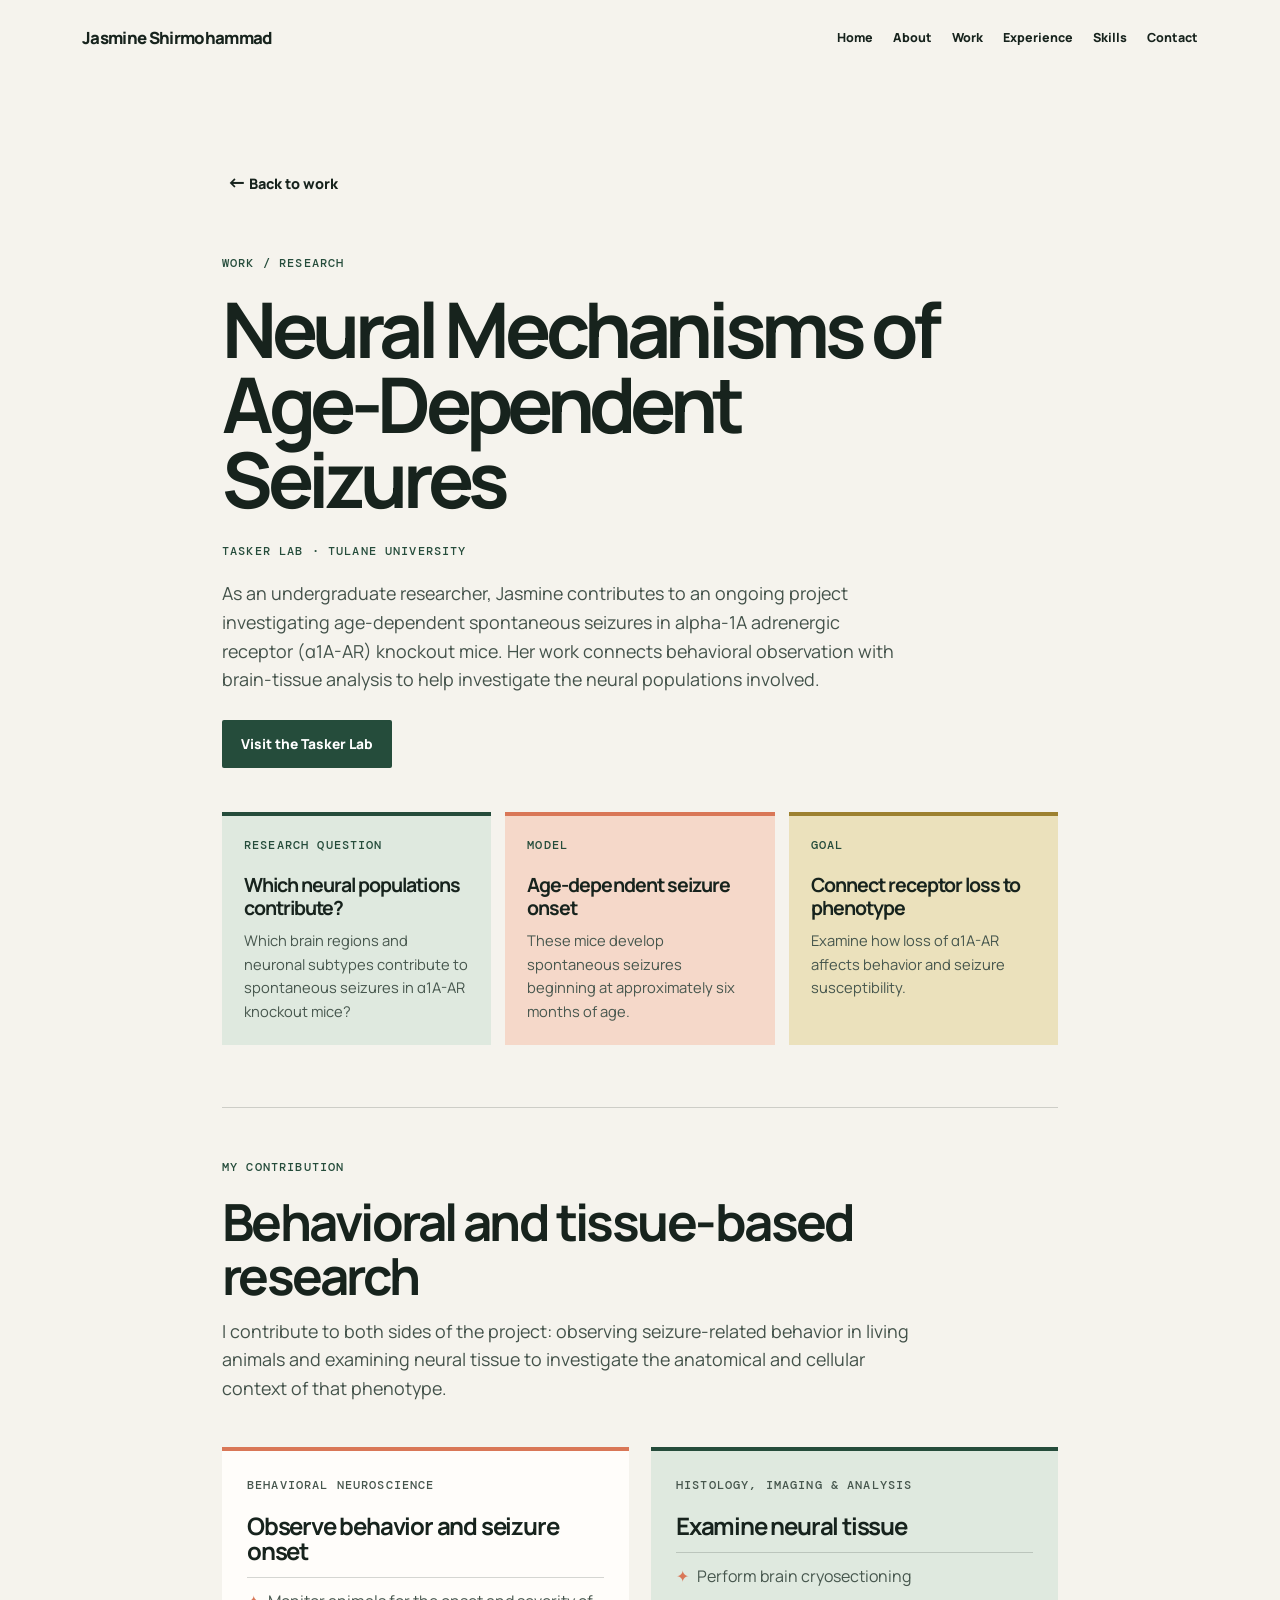
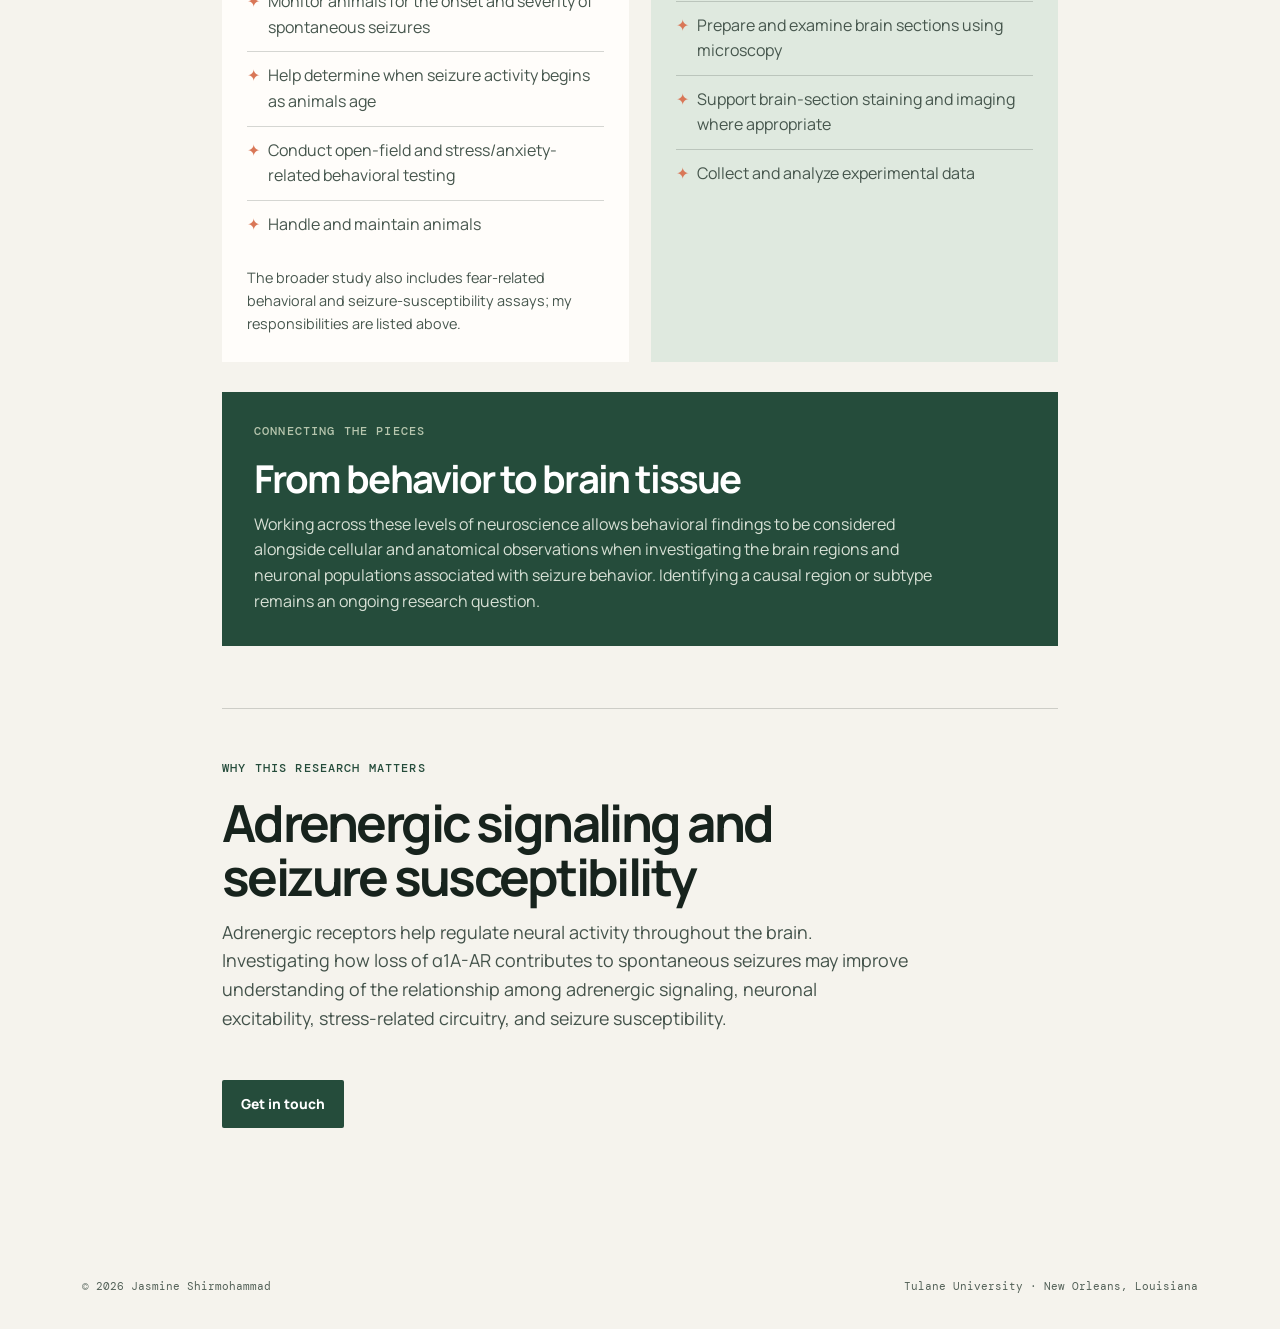
<file: original/research.html>
<!doctype html>
<html lang="en">
<head>
  <meta charset="utf-8">
  <meta name="viewport" content="width=device-width, initial-scale=1">
  <meta name="description" content="Research project portfolio detail for Jasmine Shirmohammad in the Tasker Lab at Tulane University.">
  <title>Neural Mechanisms of Age-Dependent Seizures | Jasmine Shirmohammad</title>
  <link rel="stylesheet" href="styles.css?v=20261008c">
  <link rel="icon" href="favicon.svg" type="image/svg+xml">
</head>
<body>
  <a class="skip-link" href="#main-content">Skip to main content</a>
  <header class="site-header">
    <a class="wordmark" href="index.html#home">Jasmine Shirmohammad</a>
    <nav aria-label="Main navigation">
      <a href="index.html#home">Home</a><a href="index.html#about">About</a><a href="index.html#work">Work</a><a href="index.html#experience">Experience</a><a href="index.html#skills">Skills</a><a href="index.html#contact">Contact</a>
    </nav>
  </header>

  <main id="main-content" class="detail-page">
    <a class="text-link back-link" href="index.html#work"><span aria-hidden="true">←</span> Back to work</a>
    <p class="section-label">Work / Research</p>
    <h1>Neural Mechanisms of Age-Dependent Seizures</h1>
    <p class="kicker">Tasker Lab · Tulane University</p>
    <p class="detail-lede">As an undergraduate researcher, Jasmine contributes to an ongoing project investigating age-dependent spontaneous seizures in alpha-1A adrenergic receptor (α1A-AR) knockout mice. Her work connects behavioral observation with brain-tissue analysis to help investigate the neural populations involved.</p>
    <div class="project-actions">
      <a class="button" href="https://taskerlab.tulane.edu/lab-overview" target="_blank" rel="noreferrer">Visit the Tasker Lab <span class="sr-only">(opens in a new tab)</span></a>
    </div>

    <section class="research-snapshot" aria-label="Project at a glance">
      <article>
        <p class="kicker">Research question</p>
        <h2>Which neural populations contribute?</h2>
        <p>Which brain regions and neuronal subtypes contribute to spontaneous seizures in α1A-AR knockout mice?</p>
      </article>
      <article>
        <p class="kicker">Model</p>
        <h2>Age-dependent seizure onset</h2>
        <p>These mice develop spontaneous seizures beginning at approximately six months of age.</p>
      </article>
      <article>
        <p class="kicker">Goal</p>
        <h2>Connect receptor loss to phenotype</h2>
        <p>Examine how loss of α1A-AR affects behavior and seizure susceptibility.</p>
      </article>
    </section>

    <section class="research-section" aria-labelledby="contribution-title">
      <p class="section-label">My contribution</p>
      <h2 id="contribution-title">Behavioral and tissue-based research</h2>
      <p class="detail-lede">I contribute to both sides of the project: observing seizure-related behavior in living animals and examining neural tissue to investigate the anatomical and cellular context of that phenotype.</p>
      <div class="detail-grid">
        <article>
          <p class="kicker">Behavioral neuroscience</p>
          <h2>Observe behavior and seizure onset</h2>
          <ul class="research-list">
            <li>Monitor animals for the onset and severity of spontaneous seizures</li>
            <li>Help determine when seizure activity begins as animals age</li>
            <li>Conduct open-field and stress/anxiety-related behavioral testing</li>
            <li>Handle and maintain animals</li>
          </ul>
          <p class="research-note">The broader study also includes fear-related behavioral and seizure-susceptibility assays; my responsibilities are listed above.</p>
        </article>
        <article>
          <p class="kicker">Histology, imaging &amp; analysis</p>
          <h2>Examine neural tissue</h2>
          <ul class="research-list">
            <li>Perform brain cryosectioning</li>
            <li>Prepare and examine brain sections using microscopy</li>
            <li>Support brain-section staining and imaging where appropriate</li>
            <li>Collect and analyze experimental data</li>
          </ul>
        </article>
      </div>

      <div class="research-bridge">
        <p class="section-label">Connecting the pieces</p>
        <h2>From behavior to brain tissue</h2>
        <p>Working across these levels of neuroscience allows behavioral findings to be considered alongside cellular and anatomical observations when investigating the brain regions and neuronal populations associated with seizure behavior. Identifying a causal region or subtype remains an ongoing research question.</p>
      </div>
    </section>

    <section class="research-section" aria-labelledby="significance-title">
      <p class="section-label">Why this research matters</p>
      <h2 id="significance-title">Adrenergic signaling and seizure susceptibility</h2>
      <p class="detail-lede">Adrenergic receptors help regulate neural activity throughout the brain. Investigating how loss of α1A-AR contributes to spontaneous seizures may improve understanding of the relationship among adrenergic signaling, neuronal excitability, stress-related circuitry, and seizure susceptibility.</p>
    </section>

    <p class="detail-footer"><a class="button" href="index.html#contact">Get in touch</a></p>
  </main>

  <footer><p>© 2026 Jasmine Shirmohammad</p><p>Tulane University · New Orleans, Louisiana</p></footer>
</body>
</html>
</file>
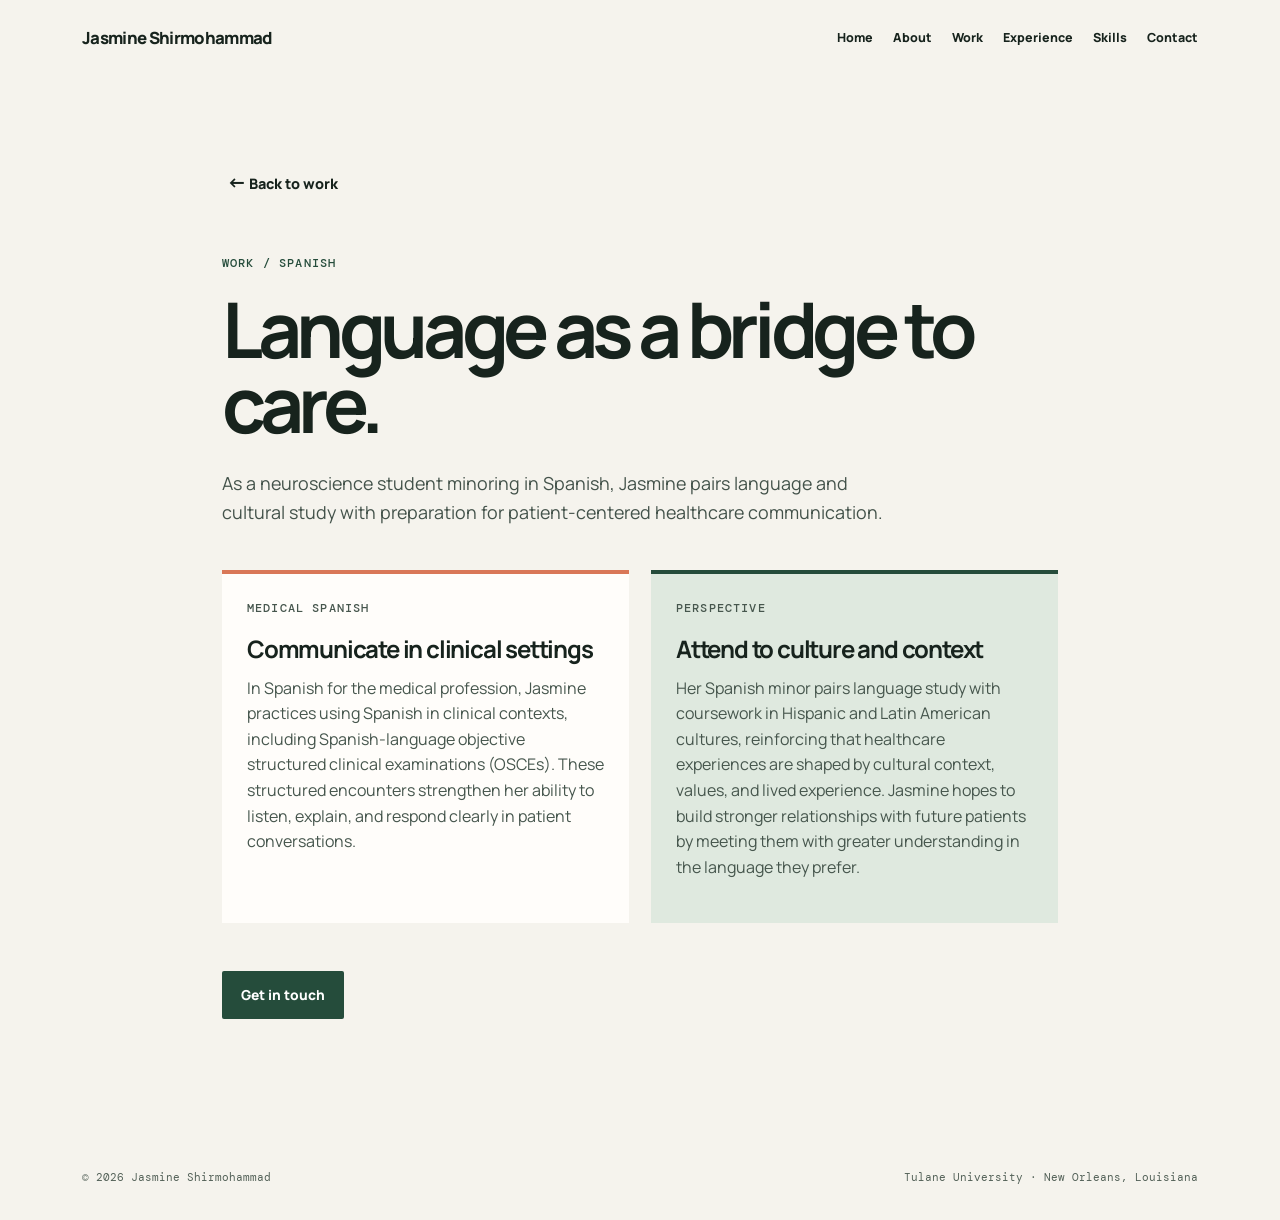
<file: original/spanish.html>
<!doctype html>
<html lang="en">
<head>
  <meta charset="utf-8">
  <meta name="viewport" content="width=device-width, initial-scale=1">
  <meta name="description" content="Spanish portfolio detail for Jasmine Shirmohammad.">
  <title>Spanish | Jasmine Shirmohammad</title>
  <link rel="stylesheet" href="styles.css?v=20260923b">
  <link rel="icon" href="favicon.svg" type="image/svg+xml">
</head>
<body>
  <a class="skip-link" href="#main-content">Skip to main content</a>
  <header class="site-header">
    <a class="wordmark" href="index.html#home">Jasmine Shirmohammad</a>
    <nav aria-label="Main navigation">
      <a href="index.html#home">Home</a><a href="index.html#about">About</a><a href="index.html#work">Work</a><a href="index.html#experience">Experience</a><a href="index.html#skills">Skills</a><a href="index.html#contact">Contact</a>
    </nav>
  </header>
  <main id="main-content" class="detail-page">
    <a class="text-link back-link" href="index.html#work"><span aria-hidden="true">←</span> Back to work</a>
    <p class="section-label">Work / Spanish</p>
    <h1>Language as a bridge to care.</h1>
    <p class="detail-lede">As a neuroscience student minoring in Spanish, Jasmine pairs language and cultural study with preparation for patient-centered healthcare communication.</p>
    <div class="detail-grid">
      <article>
        <p class="kicker">Medical Spanish</p>
        <h2>Communicate in clinical settings</h2>
        <p>In Spanish for the medical profession, Jasmine practices using Spanish in clinical contexts, including Spanish-language objective structured clinical examinations (OSCEs). These structured encounters strengthen her ability to listen, explain, and respond clearly in patient conversations.</p>
      </article>
      <article>
        <p class="kicker">Perspective</p>
        <h2>Attend to culture and context</h2>
        <p>Her Spanish minor pairs language study with coursework in Hispanic and Latin American cultures, reinforcing that healthcare experiences are shaped by cultural context, values, and lived experience. Jasmine hopes to build stronger relationships with future patients by meeting them with greater understanding in the language they prefer.</p>
      </article>
    </div>
    <p class="detail-footer"><a class="button" href="index.html#contact">Get in touch</a></p>
  </main>
  <footer><p>© 2026 Jasmine Shirmohammad</p><p>Tulane University · New Orleans, Louisiana</p></footer>
</body>
</html>
</file>
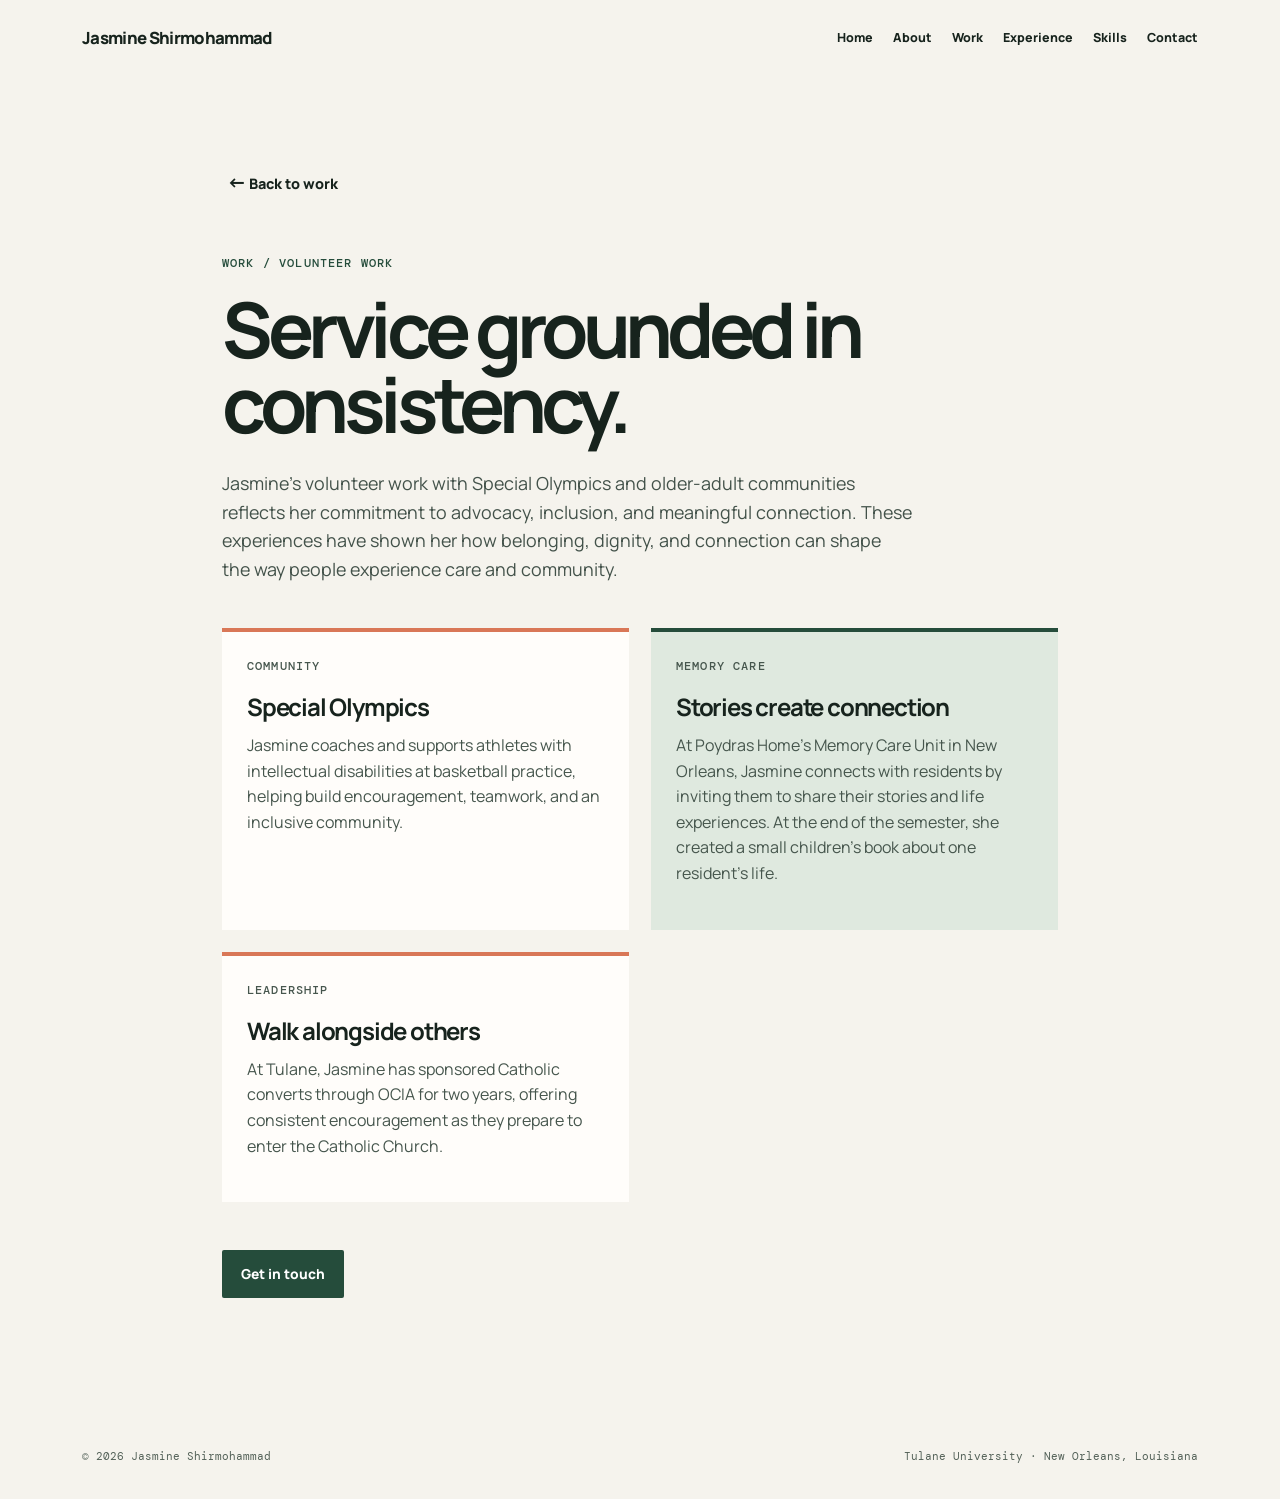
<file: original/volunteer-work.html>
<!doctype html>
<html lang="en">
<head>
  <meta charset="utf-8">
  <meta name="viewport" content="width=device-width, initial-scale=1">
  <meta name="description" content="Volunteer work portfolio detail for Jasmine Shirmohammad.">
  <title>Volunteer Work | Jasmine Shirmohammad</title>
  <link rel="stylesheet" href="styles.css?v=20260923b">
  <link rel="icon" href="favicon.svg" type="image/svg+xml">
</head>
<body>
  <a class="skip-link" href="#main-content">Skip to main content</a>
  <header class="site-header">
    <a class="wordmark" href="index.html#home">Jasmine Shirmohammad</a>
    <nav aria-label="Main navigation">
      <a href="index.html#home">Home</a><a href="index.html#about">About</a><a href="index.html#work">Work</a><a href="index.html#experience">Experience</a><a href="index.html#skills">Skills</a><a href="index.html#contact">Contact</a>
    </nav>
  </header>
  <main id="main-content" class="detail-page">
    <a class="text-link back-link" href="index.html#work"><span aria-hidden="true">←</span> Back to work</a>
    <p class="section-label">Work / Volunteer work</p>
    <h1>Service grounded in consistency.</h1>
    <p class="detail-lede">Jasmine’s volunteer work with Special Olympics and older-adult communities reflects her commitment to advocacy, inclusion, and meaningful connection. These experiences have shown her how belonging, dignity, and connection can shape the way people experience care and community.</p>
    <div class="detail-grid">
      <article>
        <p class="kicker">Community</p>
        <h2>Special Olympics</h2>
        <p>Jasmine coaches and supports athletes with intellectual disabilities at basketball practice, helping build encouragement, teamwork, and an inclusive community.</p>
      </article>
      <article>
        <p class="kicker">Memory care</p>
        <h2>Stories create connection</h2>
        <p>At Poydras Home’s Memory Care Unit in New Orleans, Jasmine connects with residents by inviting them to share their stories and life experiences. At the end of the semester, she created a small children’s book about one resident’s life.</p>
      </article>
      <article>
        <p class="kicker">Leadership</p>
        <h2>Walk alongside others</h2>
        <p>At Tulane, Jasmine has sponsored Catholic converts through OCIA for two years, offering consistent encouragement as they prepare to enter the Catholic Church.</p>
      </article>
    </div>
    <p class="detail-footer"><a class="button" href="index.html#contact">Get in touch</a></p>
  </main>
  <footer><p>© 2026 Jasmine Shirmohammad</p><p>Tulane University · New Orleans, Louisiana</p></footer>
</body>
</html>
</file>
<file: styles.css>
@import url('https://fonts.googleapis.com/css2?family=DM+Mono:wght@400;500&family=Manrope:wght@400;500;600;700;800&family=Playfair+Display:ital,wght@0,600;0,700;1,600&display=swap');

:root { --ink:#17231d; --paper:#f5f3ed; --forest:#254c3b; --sage:#b7c6ae; --mint:#dfe9df; --coral:#d97757; --cream:#fffdfa; --line:rgba(23,35,29,.18); }
* { box-sizing:border-box; }
html { scroll-behavior:smooth; }
body { margin:0; color:var(--ink); background:var(--paper); font-family:Manrope,Arial,sans-serif; line-height:1.6; overflow-x:hidden; }
a,button { -webkit-tap-highlight-color:transparent; }
a:focus-visible { outline:3px solid var(--coral); outline-offset:4px; border-radius:2px; }
.skip-link { position:absolute; left:12px; top:-60px; z-index:10; background:var(--ink); color:white; padding:10px 14px; font-weight:800; text-decoration:none; }
.skip-link:focus { top:12px; }
.sr-only { position:absolute; width:1px; height:1px; padding:0; margin:-1px; overflow:hidden; clip:rect(0,0,0,0); white-space:nowrap; border:0; }
.site-header { max-width:1180px; margin:auto; padding:25px 32px; display:flex; justify-content:space-between; align-items:center; gap:24px; }
.wordmark { flex:0 0 auto; color:var(--ink); text-decoration:none; font-weight:800; letter-spacing:-.04em; font-size:1.05rem; }
nav { display:flex; justify-content:flex-end; flex-wrap:wrap; gap:10px 20px; }
nav a { color:var(--ink); text-decoration:none; font-size:.78rem; font-weight:800; }
nav a:hover,.text-link:hover { color:var(--coral); }
.hero { max-width:1180px; min-height:590px; padding:95px 32px 90px; margin:auto; display:grid; grid-template-columns:1.45fr .7fr; gap:60px; align-items:center; }
.eyebrow,.section-label,.kicker { margin:0 0 20px; color:var(--forest); font:500 .72rem "DM Mono",monospace; text-transform:uppercase; letter-spacing:.1em; }
h1,h2,h3,p { margin-top:0; }
h1 { font-size:clamp(3.2rem,7vw,6.25rem); line-height:.98; letter-spacing:-.07em; margin-bottom:28px; max-width:820px; }
h2 { font-size:clamp(2rem,4vw,3.6rem); line-height:1.05; letter-spacing:-.05em; }
h3 { letter-spacing:-.04em; }
.lede { max-width:625px; font-size:1.16rem; color:#43524a; }
.hero-actions { margin-top:35px; display:flex; flex-wrap:wrap; gap:22px 28px; align-items:center; }
.button { display:inline-block; background:var(--forest); color:white; padding:13px 19px; text-decoration:none; font-weight:800; font-size:.86rem; border-radius:2px; transition:.2s ease; }
.button:hover { background:var(--coral); transform:translateY(-2px); }
.text-link { color:var(--ink); text-decoration:none; font-weight:800; font-size:.9rem; }
.text-link span { margin-left:5px; font-size:1.2rem; }
.hero-mark { aspect-ratio:1; display:grid; place-items:center; border-radius:50%; background:var(--sage); position:relative; overflow:hidden; }
.hero-mark:before { content:""; position:absolute; inset:13%; border:1px solid rgba(23,35,29,.28); border-radius:50%; }
.hero-mark p { position:relative; margin:0; font:600 clamp(1.8rem,3vw,3.3rem)/.95 "Playfair Display",serif; text-align:center; }
.hero-mark em { color:var(--coral); }
.section { max-width:1180px; margin:auto; padding:95px 32px; border-top:1px solid var(--line); display:grid; grid-template-columns:190px 1fr; gap:40px; }
.section h2 { max-width:760px; }
.about > div > p { max-width:650px; font-size:1.05rem; color:#43524a; }
.questions { background:var(--forest); color:white; padding:95px max(32px,calc((100vw - 1180px)/2 + 32px)); display:grid; grid-template-columns:.8fr 1.2fr; gap:55px; }
.questions .section-label { color:var(--sage); }
.questions h2 { margin-bottom:18px; }
.questions-intro > p:last-child { color:#d7e0d5; max-width:430px; }
.question-grid { display:grid; grid-template-columns:repeat(2,minmax(0,1fr)); gap:16px; }
.question-card { min-height:220px; padding:25px; border:1px solid rgba(255,255,255,.32); display:flex; flex-direction:column; justify-content:space-between; transition:transform .2s ease,background .2s ease; }
.question-card:hover { transform:translateY(-5px); background:rgba(255,255,255,.1); }
.question-card span { font:500 .76rem "DM Mono",monospace; color:var(--sage); }
.question-card h3 { margin:28px 0 0; color:white; font-size:clamp(1.15rem,2vw,1.55rem); line-height:1.15; }
.question-one { background:#315d49; } .question-two { background:#3c6d58; } .question-three { background:#284c3c; } .question-four { background:#2c5746; }
.work-grid,.experience-grid { display:grid; grid-template-columns:repeat(3,minmax(0,1fr)); gap:22px; margin-top:36px; }
.work-grid article { background:var(--mint); padding:27px 25px; border-top:4px solid var(--forest); }
.work-grid article:nth-child(2) { background:#f5d8c9; border-color:var(--coral); }
.work-grid article:nth-child(3) { background:#ebe1bc; border-color:#9d8130; }
.work-grid h3,.experience-grid h3 { font-size:1.35rem; line-height:1.15; margin-bottom:14px; }
.work-grid article p:last-child,.experience-grid article p:last-child { color:#46564d; font-size:.95rem; }
.experience-grid article { border-top:4px solid var(--coral); background:var(--cream); padding:27px 25px; min-height:260px; }
.strengths { background:#e5e8df; max-width:none; padding-left:max(32px,calc((100vw - 1180px)/2 + 32px)); padding-right:max(32px,calc((100vw - 1180px)/2 + 32px)); }
.strengths ul { padding:0; margin:0; list-style:none; border-top:1px solid var(--line); max-width:760px; }
.strengths li { padding:14px 0; border-bottom:1px solid var(--line); font-size:1.06rem; font-weight:700; }
.strengths li:before { content:"✦"; color:var(--coral); margin-right:15px; }
.contact { text-align:center; color:white; background:var(--forest); padding:110px 32px; }
.contact .eyebrow { color:var(--sage); }
.contact h2 { font-size:clamp(2.6rem,5vw,4.5rem); line-height:1; letter-spacing:-.06em; margin-bottom:15px; }
.contact p:not(.eyebrow) { color:#d7e0d5; margin:0 auto 30px; max-width:600px; }
.button.light { color:var(--forest); background:var(--paper); }
footer { max-width:1180px; margin:auto; padding:25px 32px; display:flex; justify-content:space-between; gap:12px; font:400 .68rem "DM Mono",monospace; color:#536158; }

@media (max-width:800px) {
  .site-header { padding:20px 22px; align-items:flex-start; flex-direction:column; gap:12px; }
  nav { justify-content:flex-start; gap:8px 16px; }
  nav a { font-size:.78rem; }
  .hero { padding:70px 22px; grid-template-columns:1fr; gap:42px; min-height:auto; }
  .hero-mark { width:min(60vw,245px); }
  .section { padding:65px 22px; grid-template-columns:1fr; gap:10px; }
  .questions { padding:65px 22px; grid-template-columns:1fr; gap:28px; }
  .strengths { padding:65px 22px; }
  .work-grid,.experience-grid { grid-template-columns:1fr; margin-top:25px; }
  .question-grid { grid-template-columns:1fr; }
  .question-card { min-height:170px; }
  footer { padding:22px; flex-direction:column; }
}
@media (max-width:420px) {
  h1 { font-size:2.9rem; }
  .hero-actions { align-items:flex-start; flex-direction:column; gap:14px; }
}
.hero-portrait { width:100%; margin:0; aspect-ratio:4/5; overflow:hidden; background:var(--sage); box-shadow:18px 18px 0 var(--coral); }
.hero-portrait img { width:100%; height:100%; display:block; object-fit:cover; object-position:center 28%; }
@media (max-width:800px) { .hero-portrait { width:min(75vw,330px); box-shadow:12px 12px 0 var(--coral); } }

/* Compact portrait treatment */
.hero-portrait { width:min(100%,260px); justify-self:end; aspect-ratio:4/5; }
@media (max-width:800px) {
  .hero-portrait { width:min(52vw,210px); justify-self:start; }
}


/* Portfolio detail links and pages */
.portfolio-links { display:grid; grid-template-columns:repeat(3,minmax(0,1fr)); gap:14px; margin-top:28px; }
.portfolio-link { display:flex; align-items:center; justify-content:space-between; gap:14px; min-height:64px; padding:16px 18px; background:var(--forest); color:white; text-decoration:none; font-weight:800; font-size:.9rem; transition:.2s ease; }
.portfolio-link:nth-child(2) { background:#ad4c33; }
.portfolio-link:nth-child(3) { background:#6f5a1b; }
.portfolio-link:hover { transform:translateY(-3px); filter:brightness(.96); }
.portfolio-link span { font-size:1.35rem; }
.contact-actions { display:flex; flex-wrap:wrap; justify-content:center; gap:14px; }
.detail-page { max-width:900px; margin:auto; padding:90px 32px 110px; }
.detail-page .back-link { display:inline-block; margin-bottom:58px; }
.detail-page h1 { max-width:760px; font-size:clamp(3rem,6vw,5.5rem); }
.detail-page .detail-lede { max-width:690px; color:#43524a; font-size:1.12rem; }
.detail-grid { display:grid; grid-template-columns:repeat(2,minmax(0,1fr)); gap:22px; margin-top:44px; }
.detail-grid article { background:var(--cream); border-top:4px solid var(--coral); padding:27px 25px; }
.detail-grid article:nth-child(2) { background:var(--mint); border-color:var(--forest); }
.detail-grid h2 { font-size:1.5rem; margin-bottom:14px; }
.detail-grid p { color:#46564d; }
.detail-footer { margin-top:48px; }
@media (max-width:800px) {
  .detail-page { padding:65px 22px 80px; }
  .detail-grid { grid-template-columns:1fr; margin-top:30px; }
  .portfolio-links { grid-template-columns:1fr; }
}


/* Research project readability */
.project-actions { display:flex; flex-wrap:wrap; gap:14px; margin-top:26px; }
.research-snapshot { display:grid; grid-template-columns:repeat(3,minmax(0,1fr)); gap:14px; margin-top:44px; }
.research-snapshot article { min-height:170px; padding:22px; background:var(--mint); border-top:4px solid var(--forest); }
.research-snapshot article:nth-child(2) { background:#f5d8c9; border-color:var(--coral); }
.research-snapshot article:nth-child(3) { background:#ebe1bc; border-color:#9d8130; }
.research-snapshot h2 { margin:0; font-size:1.22rem; line-height:1.18; }
.research-snapshot p:last-child { margin:10px 0 0; color:#46564d; font-size:.92rem; }
.research-section { margin-top:62px; padding-top:52px; border-top:1px solid var(--line); }
.research-section > h2 { max-width:660px; margin-bottom:14px; }
.research-section > .detail-lede { margin-bottom:30px; }
.research-list { list-style:none; margin:0; padding:0; }
.research-list li { position:relative; padding:11px 0 11px 21px; border-top:1px solid var(--line); color:#46564d; }
.research-list li::before { content:"✦"; position:absolute; left:0; color:var(--coral); }
.research-note { margin:18px 0 0; color:#536158; font-size:.9rem; }
.research-bridge { margin-top:30px; padding:32px; background:var(--forest); color:white; }
.research-bridge .section-label { color:var(--sage); }
.research-bridge h2 { margin-bottom:12px; color:white; font-size:clamp(1.7rem,3vw,2.45rem); }
.research-bridge p:last-child { margin:0; color:#d7e0d5; max-width:680px; }
@media (max-width:800px) {
  .research-snapshot { grid-template-columns:1fr; margin-top:30px; }
  .research-section { margin-top:48px; padding-top:40px; }
  .research-bridge { padding:26px 22px; }
}
</file>
<file: theme.css>
/*
 * MODERN MEDICINE & PEOPLE — review-only visual layer
 * All original HTML text, sections, links, navigation, ids and document flow remain intact.
 * Original styles.css is deliberately retained beneath these aesthetic overrides.
 * This file may be removed without altering content or functionality.
 */
@import url('https://fonts.googleapis.com/css2?family=DM+Sans:wght@400;500;600;700&family=Libre+Baskerville:ital,wght@0,400;0,700;1,400&display=swap');

:root {
  --ink: #193b36;
  --paper: #f8f6f0;
  --forest: #0e4c40;
  --sage: #b8ccbb;
  --mint: #e5efe9;
  --coral: #347e79; /* Retains variable name for original stylesheet compatibility; now teal */
  --cream: #fffdf9;
  --line: rgba(35,78,67,.16);
  --teal: #287d7a;
  --deep-teal: #0e605b;
  --sand: #eee7d9;
  --sea-glass: #dcece6;
  --mist: #f2f5ef;
  --lift: 0 16px 48px rgba(20,72,59,.08);
  --hairline: 1px solid rgba(30,83,69,.12);
}
html { scroll-padding-top: 22px; }
body {
  background: radial-gradient(ellipse 42% 18% at 99% 13%, #eaf1e9 0%, transparent 100%),
              radial-gradient(ellipse 30% 18% at 0% 60%, #eff4ee 0%, transparent 100%),
              var(--paper);
  color: var(--ink);
  font-family: "DM Sans", Manrope, Arial, sans-serif;
  line-height: 1.69;
  -webkit-font-smoothing: antialiased;
}
h1,h2,h3,.wordmark {
  font-family: "Libre Baskerville", Georgia, serif;
  letter-spacing: -.034em;
  font-weight: 400;
}
h1 { letter-spacing:-.061em; line-height:1.09; }
h2 { letter-spacing:-.045em; line-height:1.16; }
h3 { letter-spacing:-.025em; line-height:1.27; }
::selection { background:#c7e0d5; color:var(--ink); }
a:focus-visible {outline:3px solid var(--teal);outline-offset:4px;border-radius:7px}

/* Original header and navigation links, simply reskinned */
.site-header {
  position:relative;
  z-index:3;
  margin:19px auto 0;
  padding:19px 27px;
  background:rgba(255,253,249,.94);
  border:var(--hairline);
  border-radius:17px;
  box-shadow:0 10px 32px rgba(38,79,68,.055);
}
.wordmark {
  color:#133f36;
  font-size:1.07rem;
  letter-spacing:-.032em;
  font-weight:700;
  display:inline-flex;
  align-items:center;
  gap:13px;
}
.wordmark::before {
  content:"";
  display:inline-block;
  flex:none;
  width:38px;
  height:38px;
  background: url('favicon-floral-js.png?v=20261103-fixed') center/contain no-repeat;
  filter:drop-shadow(0 2px 3px rgba(29,72,62,.07));
}
nav {gap:10px 20px}
nav a {
  position:relative;
  color:#285249;
  font-family:"DM Sans",sans-serif;
  font-weight:600;
  font-size:.79rem;
  padding:7px 0 8px;
  transition:color .2s ease;
}
nav a::after {
  content:"";
  position:absolute;
  left:0;right:100%;bottom:1px;
  height:1.5px;
  border-radius:6px;
  background:var(--teal);
  transition:right .22s ease;
}
nav a:hover {color:var(--deep-teal)}
nav a:hover::after,nav a:focus-visible::after {right:0}

/* Home: identical two-column hero layout with curved, medical-inspired fields */
.hero {
  position:relative;
  isolation:isolate;
  margin:23px auto 49px;
  padding:82px 55px 83px;
  border-radius:29px;
  border:var(--hairline);
  background:
    radial-gradient(ellipse 49% 74% at 98% 16%,rgba(167,198,181,.29) 0,transparent 75%),
    radial-gradient(ellipse 38% 75% at -7% 103%,rgba(211,225,214,.59) 0,transparent 77%),
    linear-gradient(118deg,#fffdfa 0%,#fcfaf4 60%,#edf3ec 100%);
  box-shadow:var(--lift);
  overflow:hidden;
}
.hero::before {
  content:"";
  position:absolute;
  width:840px;height:840px;
  border:1px solid rgba(58,123,101,.13);
  border-radius:50%;
  right:-315px;top:-300px;
  box-shadow:0 0 0 42px rgba(120,171,151,.04),0 0 0 85px rgba(121,175,155,.025);
  z-index:-1;
  pointer-events:none;
}
.hero::after {
  content:"";
  position:absolute;
  width:300px;height:130px;
  bottom:-84px;left:-60px;
  border-radius:50% 50% 0 0;
  background:radial-gradient(ellipse,#c5e0d3,transparent 75%);
  opacity:.37;z-index:-1;pointer-events:none;
}
.eyebrow,.section-label,.kicker {
  color:var(--teal);
  font-family:"DM Sans",sans-serif;
  font-weight:700;
  letter-spacing:.14em;
  font-size:.69rem;
}
.hero h1 {font-size:clamp(3rem,6vw,5.15rem);max-width:680px;color:#153c36;margin-bottom:24px}
.hero-role {
  margin-bottom:15px;
  color:#236d68;
  font-size:1rem;
  font-weight:700;
  letter-spacing:.01em;
}
.lede,.about > div > p,.detail-page .detail-lede {color:#4f6660}
.lede {font-size:1.12rem;line-height:1.78}
.button {
  border-radius:100px;
  background:linear-gradient(108deg,#0a513d,#146558);
  color:#fff;
  box-shadow:0 6px 14px rgba(15,80,64,.14);
  font-family:"DM Sans",sans-serif;
  font-weight:700;
  padding:13px 24px;
  transition:transform .2s ease,box-shadow .2s ease,background .2s ease;
}
.button:hover {background:linear-gradient(108deg,#17665b,#247b75);transform:translateY(-2px);box-shadow:0 10px 22px rgba(16,83,68,.18)}
.text-link {color:#125d54;font-weight:700}
.text-link:hover {color:var(--teal)}
.hero-portrait {
  border-radius:185px 185px 27px 27px;
  outline:9px solid rgba(255,255,255,.49);
  box-shadow:14px 15px 0 rgba(104,164,147,.19), 0 19px 50px rgba(25,84,69,.15);
  background:#d5e4dc;
}
.hero-portrait img {border-radius:inherit}

/* The original sections, labels and content hierarchy are unchanged. */
.section {border-color:var(--line)}
.section-label {position:relative;display:block}
.section h2 {color:#183e37}
.about {position:relative}
.about::after {
  content:"";
  pointer-events:none;
  position:absolute;z-index:-1;
  height:240px;width:240px;right:2%;top:12%;
  background:radial-gradient(circle at center,rgba(164,204,186,.24),transparent 71%);
  border-radius:50%;
}
.about > div > p {font-size:1.04rem;line-height:1.83}

/* Dark teal questions panel; same four questions in the same grid. */
.questions {
  position:relative;overflow:hidden;isolation:isolate;
  background:linear-gradient(128deg,#0b4b41,#115f55 52%,#297b72);
}
.questions::before,.questions::after {
  content:"";position:absolute;z-index:-1;pointer-events:none;
  width:620px;height:620px;border-radius:50%;
  border:1px solid rgba(222,248,229,.18);
}
.questions::before {left:-335px;top:-310px;box-shadow:0 0 0 36px rgba(201,242,227,.03),0 0 0 74px rgba(201,242,227,.02)}
.questions::after {right:-355px;bottom:-365px;box-shadow:0 0 0 55px rgba(201,242,227,.04)}
.questions .section-label {color:#ccdfd3}
.questions-intro > p:last-child {color:#e5efea}
.question-grid {gap:17px}
.question-card,
.question-one,.question-two,.question-three,.question-four {
  background:rgba(255,255,255,.085);
  border:1px solid rgba(235,252,246,.24);
  border-radius:16px;
  backdrop-filter:blur(6px);
  box-shadow:inset 0 1px 0 rgba(255,255,255,.05);
}
.question-card:hover {background:rgba(255,255,255,.13)}
.question-card span {color:#d6ebe0}
.question-card h3 {font-family:"Libre Baskerville",Georgia,serif;font-weight:400;line-height:1.37;font-size:clamp(1.05rem,1.6vw,1.32rem)}

/* Work, experience and link cards; original grid coordinates kept.
   Updated for stronger contrast so the bubbles stand out more clearly from the page. */
.work-grid article,.experience-grid article,.detail-grid article,.research-snapshot article {
  position:relative;
  border:1px solid rgba(35,95,82,.16);
  border-top:4px solid #319188;
  border-radius:20px;
  background:linear-gradient(160deg,#fffefd 0%,#f9fbf7 100%);
  box-shadow:0 14px 34px rgba(22,78,62,.07), 0 2px 0 rgba(255,255,255,.55) inset;
}
.work-grid article::after,.experience-grid article::after,.detail-grid article::after,.research-snapshot article::after {
  content:"";
  position:absolute;
  inset:0;
  border-radius:inherit;
  box-shadow:inset 0 1px 0 rgba(255,255,255,.65);
  pointer-events:none;
}
.work-grid article:nth-child(1),.detail-grid article:nth-child(1),.research-snapshot article:nth-child(1) {
  background:linear-gradient(165deg,#fffefd 0%,#f7f8f4 100%);
  border-color:rgba(47,113,97,.18);
  border-top-color:#2f8f84;
}
.work-grid article:nth-child(2),.detail-grid article:nth-child(2),.research-snapshot article:nth-child(2) {
  border-color:rgba(57,143,136,.21);
  border-top-color:#57aca3;
  background:linear-gradient(160deg,#eef8f5 0%,#e2f1ec 100%);
}
.work-grid article:nth-child(3),.research-snapshot article:nth-child(3) {
  border-color:rgba(146,174,137,.24);
  border-top-color:#8ead89;
  background:linear-gradient(165deg,#fcfbf5 0%,#eef4e7 100%);
}
.work-grid article p:last-child,.experience-grid article p:last-child,.detail-grid p,.research-snapshot p:last-child {color:#536862}
.work-grid h3,.experience-grid h3 {font-size:1.22rem}

/* Give the experience cards slightly different treatments so they do not all look identical. */
.experience-grid article {border-top-color:#5b9e95;background:linear-gradient(165deg,#fffefd 0%,#f9fbf7 100%)}
.experience-grid article:nth-child(1) {
  border-top-color:#2f8f84;
  background:linear-gradient(163deg,#fffefd 0%,#f7f8f4 100%);
}
.experience-grid article:nth-child(2) {
  border-top-color:#51a89e;
  background:linear-gradient(160deg,#edf8f4 0%,#e0f0ea 100%);
  box-shadow:0 16px 36px rgba(29,94,76,.08), 0 2px 0 rgba(255,255,255,.5) inset;
}
.experience-grid article:nth-child(2)::before {
  content:"";
  position:absolute;
  left:0;right:0;top:0;
  height:48px;
  border-radius:19px 19px 0 0;
  background:linear-gradient(180deg,rgba(73,160,149,.12),rgba(73,160,149,0));
  pointer-events:none;
}
.experience-grid article:nth-child(3) {
  border-top-color:#8ca785;
  background:linear-gradient(160deg,#fdfaf5 0%,#f2f5ea 100%);
}
.experience-grid article:nth-child(3) h3 {
  padding-bottom:14px;
  margin-bottom:16px;
  border-bottom:1px solid rgba(133,162,120,.24);
}
.portfolio-link,.portfolio-link:nth-child(2),.portfolio-link:nth-child(3) {
  background:#fffefb;
  border:1px solid rgba(70,150,136,.25);
  border-radius:14px;
  color:#135447;
  font-weight:700;
  box-shadow:0 8px 20px rgba(17,77,58,.07);
}
.portfolio-link:nth-child(2) {background:#e4f3ef}
.portfolio-link:nth-child(3) {background:#eff4e5}
.portfolio-link:hover {filter:none;background:#dff1ea;transform:translateY(-3px)}
.portfolio-link span {color:var(--teal)}

/* Skills stays the same list/placement; only the surface and marks change. */
.strengths {background:linear-gradient(120deg,#edf4ee 0%,#f8f8f1 100%)}
.strengths li {color:#255047;font-weight:600}
.strengths li::before {content:"✧";color:#398e84}

/* Contact and footer remain the original sections and links. */
.contact {
  position:relative;isolation:isolate;overflow:hidden;
  background:linear-gradient(126deg,#0c463c 0%,#135e55 72%,#25796d 100%);
}
.contact::after {
  content:"";position:absolute;pointer-events:none;z-index:-1;
  width:640px;height:640px;right:-260px;bottom:-390px;
  border:1px solid rgba(226,248,234,.2);border-radius:50%;
  box-shadow:0 0 0 42px rgba(225,249,234,.03),0 0 0 90px rgba(225,249,234,.025);
}
.contact .eyebrow {color:#c8e2d6}
.contact p:not(.eyebrow) {color:#e5f0ec}
.contact h2 {font-family:"Libre Baskerville",Georgia,serif;font-weight:400;line-height:1.15}
.button.light {background:#f9f7ef;color:#134f43}
.button.light:hover {background:#e0eee5;color:#134f43}
footer {color:#55736b;font-family:"DM Sans",sans-serif;font-size:.7rem}

/* Detail pages: exact existing content order with elegant section framing. */
.detail-page {
  position:relative;
  isolation:isolate;
  padding-top:79px;
}
.detail-page::before {
  content:"";position:absolute;z-index:-1;pointer-events:none;
  width:390px;height:390px;right:-185px;top:82px;
  border:1px solid rgba(48,123,100,.13);border-radius:50%;
  box-shadow:0 0 0 36px rgba(76,145,122,.045),0 0 0 76px rgba(76,145,122,.03);
}
.detail-page h1 {font-size:clamp(2.7rem,5.5vw,4.7rem);line-height:1.17;color:#143d34}
.detail-page .back-link {margin-bottom:55px;color:#287b70}
.detail-page .detail-lede {font-size:1.09rem;line-height:1.78}
.detail-grid article {padding:29px 27px}
.detail-grid h2 {font-size:1.36rem;line-height:1.42}
.research-snapshot article {padding:24px}
.research-snapshot h2 {font-size:1.12rem;line-height:1.43}
.research-section {border-color:var(--line)}
.research-list li {border-color:var(--line);color:#536862}
.research-list li::before {content:"✧";color:#3d978b}
.research-note {color:#647970}
.research-bridge {
  border-radius:21px;
  border:1px solid #347f73;
  background:linear-gradient(127deg,#0d5045,#226e63);
  box-shadow:0 18px 32px rgba(28,91,73,.11);
  position:relative;isolation:isolate;overflow:hidden;
}
.research-bridge::after {
  content:"";position:absolute;pointer-events:none;z-index:-1;
  width:270px;height:270px;top:-155px;right:-65px;
  border:1px solid rgba(226,249,235,.24);border-radius:50%;
  box-shadow:0 0 0 24px rgba(226,249,235,.035);
}
.research-bridge .section-label {color:#cee5d8}
.research-bridge p:last-child {color:#e5f3ec}

/* Different subtle accents for existing detail pages, no content edits. */
body:has(.research-snapshot) .detail-page::before {border-color:rgba(33,121,109,.2)}
body:has(.detail-grid article:nth-child(3)) .detail-page::before {background:radial-gradient(circle,rgba(175,198,161,.16),transparent 70%)}
body:has(.detail-page .detail-grid article:nth-child(2)):not(:has(.research-snapshot)) .detail-grid {margin-top:38px}

@media (max-width: 800px) {
  .site-header {margin:10px 13px 0;padding:17px 18px;border-radius:16px}
  .wordmark::before {height:34px;width:34px}
  .hero {margin:15px 13px 31px;padding:60px 24px 58px;border-radius:22px;gap:32px}
  .hero h1 {font-size:clamp(2.65rem,9vw,4.4rem)}
  .hero::before {height:540px;width:540px;top:-120px;right:-360px}
  .hero-portrait {box-shadow:9px 11px 0 rgba(104,164,147,.19)}
  .detail-page {padding-top:61px}
  .detail-page::before {width:250px;height:250px;right:-120px;top:100px}
  .questions {padding-top:75px;padding-bottom:75px}
}
@media (max-width: 480px) {
  .site-header {gap:12px}
  nav {gap:6px 15px}
  nav a {font-size:.75rem}
  .hero {padding:51px 20px 56px}
  .hero-portrait {width:min(57vw,225px)}
  .detail-page h1 {font-size:2.55rem}
  .question-card h3 {font-size:1.07rem}
  .contact {padding:88px 20px}
}
@media (prefers-reduced-motion:reduce) {
  html {scroll-behavior:auto}
  *,*::before,*::after {transition-duration:0.01ms!important;animation-duration:0.01ms!important}
}


/* Homepage contrast and circular experience cards — November 2026 */
/* More separation between the pale page, the Work surface, and individual cards. */
#home.hero {
  border-color:rgba(52,125,106,.26);
  background:
    radial-gradient(ellipse 52% 78% at 97% 15%,rgba(159,204,183,.39) 0,transparent 76%),
    radial-gradient(ellipse 41% 75% at -7% 101%,rgba(207,231,217,.68) 0,transparent 79%),
    linear-gradient(118deg,#fffefa 0%,#faf8f0 59%,#e8f2ec 100%);
  box-shadow:0 23px 52px rgba(19,73,58,.12);
}
#work.section {
  background:linear-gradient(145deg,#fffefa 0%,#f2f7f0 100%);
  border:1px solid rgba(46,123,103,.17);
  border-radius:27px;
  box-shadow:0 13px 39px rgba(27,83,66,.06);
  margin-bottom:48px;
}
#work .work-grid article {
  box-shadow:0 15px 32px rgba(20,83,69,.11);
  border-width:1px;
  border-top-width:4px;
}
#work .work-grid article:nth-child(1) {
  background:linear-gradient(160deg,#fffefa,#f7f3e8);
  border-top-color:#247f77;
}
#work .work-grid article:nth-child(2) {
  background:linear-gradient(160deg,#e6f6ef,#d5eee6);
  border-top-color:#37a49b;
}
#work .work-grid article:nth-child(3) {
  background:linear-gradient(160deg,#f7f8ee,#e5eddc);
  border-top-color:#80a88b;
}
#work .portfolio-link {
  box-shadow:0 8px 21px rgba(17,77,58,.09);
  border-color:rgba(52,130,110,.31);
}
#work .portfolio-link:nth-child(2) {background:#dff1ec}
#work .portfolio-link:nth-child(3) {background:#e8eedc}


/* Section 04: three EQUAL circles in one horizontal row; same exact content. */
#experience.section {
  max-width:none;
  width:100%;
  margin:0;
  padding:90px clamp(18px,3.3vw,60px) 94px;
  display:block;
  border-top:0;
  background:
    radial-gradient(ellipse 52% 66% at 100% 2%,rgba(83,164,147,.18),transparent 78%),
    radial-gradient(ellipse 44% 70% at 0% 100%,rgba(77,163,144,.14),transparent 75%),
    linear-gradient(126deg,#0b4741 0%,#10554d 56%,#1b6b62 100%);
  color:#f7f9f3;
  overflow:hidden;
}
#experience.section > .section-label {
  max-width:1320px;
  margin:0 auto 22px;
  color:#c2e2d5;
}
#experience.section > div > h2 {
  max-width:1320px;
  margin:0 auto 37px;
  color:#fbfcf6;
}
#experience .experience-grid {
  /* Never stagger the cards: all three share the same horizontal line. */
  display:flex;
  flex-wrap:nowrap;
  justify-content:flex-start;
  align-items:center;
  gap:clamp(15px,1.65vw,25px);
  width:100%;
  max-width:1320px;
  margin:0 auto;
  padding:8px 4px 30px;
  overflow-x:auto;
  overflow-y:hidden;
  scroll-snap-type:x proximity;
  scrollbar-width:thin;
  scrollbar-color:rgba(201,239,225,.55) transparent;
}
#experience .experience-grid article,
#experience .experience-grid article:nth-child(1),
#experience .experience-grid article:nth-child(2),
#experience .experience-grid article:nth-child(3) {
  box-sizing:border-box;
  display:flex;
  flex-direction:column;
  justify-content:center;
  align-items:center;
  flex:0 0 408px;
  width:408px;
  height:408px;
  min-width:408px;
  min-height:408px;
  max-width:408px;
  max-height:408px;
  aspect-ratio:1 / 1;
  grid-column:auto;
  margin:0;
  padding:40px 43px;
  border-radius:50%;
  border:3px solid rgba(255,255,255,.75);
  text-align:center;
  scroll-snap-align:center;
  color:#19483f;
  box-shadow:0 14px 38px rgba(2,37,31,.21),inset 0 1px 0 rgba(255,255,255,.62);
  overflow:hidden;
  transition:transform .2s ease,box-shadow .2s ease;
}
#experience .experience-grid article:hover {
  transform:translateY(-3px);
  box-shadow:0 20px 45px rgba(2,37,31,.28),inset 0 1px 0 rgba(255,255,255,.65);
}
#experience .experience-grid article::before {display:none}
#experience .experience-grid article::after {border-radius:50%}
#experience .experience-grid article:nth-child(1) {
  background:linear-gradient(145deg,#fffefa 0%,#f3f7ee 100%);
  border-color:#e1eee5;
}
#experience .experience-grid article:nth-child(2) {
  background:linear-gradient(148deg,#e8f8f1 0%,#ceeae0 100%);
  border-color:#d4eee4;
}
#experience .experience-grid article:nth-child(3) {
  background:linear-gradient(145deg,#fcfaef 0%,#e6efd8 100%);
  border-color:#e9f0de;
}
#experience .experience-grid article .kicker {
  width:100%;
  margin:0 0 10px;
  color:#177a6e;
  font-size:.68rem;
  line-height:1.3;
  letter-spacing:.13em;
}
#experience .experience-grid article h3,
#experience .experience-grid article:nth-child(3) h3 {
  width:100%;
  max-width:310px;
  padding:0;
  margin:0 0 11px;
  border:0;
  font-size:1.16rem;
  line-height:1.24;
  color:#18473d;
}
#experience .experience-grid article p:last-child,
#experience .experience-grid article:nth-child(1) p:last-child {
  width:100%;
  max-width:305px;
  margin:0;
  color:#3d6158;
  font-size:.78rem;
  line-height:1.47;
}
#experience .experience-grid article:nth-child(1) p:last-child {
  max-width:305px;
  font-size:.715rem;
  line-height:1.43;
}
@media (min-width:1400px) {
  #experience .experience-grid {justify-content:center}
}
@media (max-width:760px) {
  #experience.section {padding:68px 17px 75px}
  #experience.section > div > h2 {margin-bottom:25px}
  #experience .experience-grid {gap:18px}
  #experience .experience-grid article,
  #experience .experience-grid article:nth-child(1),
  #experience .experience-grid article:nth-child(2),
  #experience .experience-grid article:nth-child(3) {
    flex-basis:min(408px,calc(100vw - 38px));
    width:min(408px,calc(100vw - 38px));
    height:min(408px,calc(100vw - 38px));
    min-width:min(408px,calc(100vw - 38px));
    min-height:min(408px,calc(100vw - 38px));
    max-width:min(408px,calc(100vw - 38px));
    max-height:min(408px,calc(100vw - 38px));
    padding:26px 30px;
  }
  #experience .experience-grid article .kicker {margin-bottom:6px;font-size:.65rem}
  #experience .experience-grid article h3 {font-size:1.02rem;margin-bottom:8px}
  #experience .experience-grid article p:last-child {font-size:.7rem;line-height:1.36}
  #experience .experience-grid article:nth-child(1) p:last-child {font-size:.66rem;line-height:1.34}
}
@media (max-width:380px) {
  #experience .experience-grid article,
  #experience .experience-grid article:nth-child(1),
  #experience .experience-grid article:nth-child(2),
  #experience .experience-grid article:nth-child(3) {padding:20px 25px}
  #experience .experience-grid article .kicker {font-size:.6rem}
  #experience .experience-grid article h3 {font-size:.91rem}
  #experience .experience-grid article:nth-child(1) p:last-child {font-size:.61rem;line-height:1.29}
}


/* Research hero: sage-tinted illustrative coronal brain-section asset stored locally. */
.detail-page:has(.research-snapshot)::after {
  content:"";
  position:absolute;
  top:82px;
  right:-185px;
  width:390px;
  height:390px;
  z-index:-1;
  pointer-events:none;
  border-radius:50%;
  background-image:url("assets/research-brain-slice-clear.webp?v=2");
  background-repeat:no-repeat;
  background-position:center;
  background-size:contain;
  filter:none;
  opacity:.86;
  -webkit-mask-image:radial-gradient(circle, #000 52%, transparent 84%);
  mask-image:radial-gradient(circle, #000 52%, transparent 84%);
}
@media (max-width:800px) {
  .detail-page:has(.research-snapshot)::after {
    width:220px;
    height:220px;
    right:-118px;
    top:95px;
    opacity:.3;
  }
}
.research-image-credit {
  margin:28px 0 0;
  font-size:.68rem;
  color:#70857b;
  line-height:1.55;
}
.research-image-credit a { color:#527e70; text-underline-offset:3px; }
</file>
<file: original/styles.css>
@import url('https://fonts.googleapis.com/css2?family=DM+Mono:wght@400;500&family=Manrope:wght@400;500;600;700;800&family=Playfair+Display:ital,wght@0,600;0,700;1,600&display=swap');

:root { --ink:#17231d; --paper:#f5f3ed; --forest:#254c3b; --sage:#b7c6ae; --mint:#dfe9df; --coral:#d97757; --cream:#fffdfa; --line:rgba(23,35,29,.18); }
* { box-sizing:border-box; }
html { scroll-behavior:smooth; }
body { margin:0; color:var(--ink); background:var(--paper); font-family:Manrope,Arial,sans-serif; line-height:1.6; overflow-x:hidden; }
a,button { -webkit-tap-highlight-color:transparent; }
a:focus-visible { outline:3px solid var(--coral); outline-offset:4px; border-radius:2px; }
.skip-link { position:absolute; left:12px; top:-60px; z-index:10; background:var(--ink); color:white; padding:10px 14px; font-weight:800; text-decoration:none; }
.skip-link:focus { top:12px; }
.sr-only { position:absolute; width:1px; height:1px; padding:0; margin:-1px; overflow:hidden; clip:rect(0,0,0,0); white-space:nowrap; border:0; }
.site-header { max-width:1180px; margin:auto; padding:25px 32px; display:flex; justify-content:space-between; align-items:center; gap:24px; }
.wordmark { flex:0 0 auto; color:var(--ink); text-decoration:none; font-weight:800; letter-spacing:-.04em; font-size:1.05rem; }
nav { display:flex; justify-content:flex-end; flex-wrap:wrap; gap:10px 20px; }
nav a { color:var(--ink); text-decoration:none; font-size:.78rem; font-weight:800; }
nav a:hover,.text-link:hover { color:var(--coral); }
.hero { max-width:1180px; min-height:590px; padding:95px 32px 90px; margin:auto; display:grid; grid-template-columns:1.45fr .7fr; gap:60px; align-items:center; }
.eyebrow,.section-label,.kicker { margin:0 0 20px; color:var(--forest); font:500 .72rem "DM Mono",monospace; text-transform:uppercase; letter-spacing:.1em; }
h1,h2,h3,p { margin-top:0; }
h1 { font-size:clamp(3.2rem,7vw,6.25rem); line-height:.98; letter-spacing:-.07em; margin-bottom:28px; max-width:820px; }
h2 { font-size:clamp(2rem,4vw,3.6rem); line-height:1.05; letter-spacing:-.05em; }
h3 { letter-spacing:-.04em; }
.lede { max-width:625px; font-size:1.16rem; color:#43524a; }
.hero-actions { margin-top:35px; display:flex; flex-wrap:wrap; gap:22px 28px; align-items:center; }
.button { display:inline-block; background:var(--forest); color:white; padding:13px 19px; text-decoration:none; font-weight:800; font-size:.86rem; border-radius:2px; transition:.2s ease; }
.button:hover { background:var(--coral); transform:translateY(-2px); }
.text-link { color:var(--ink); text-decoration:none; font-weight:800; font-size:.9rem; }
.text-link span { margin-left:5px; font-size:1.2rem; }
.hero-mark { aspect-ratio:1; display:grid; place-items:center; border-radius:50%; background:var(--sage); position:relative; overflow:hidden; }
.hero-mark:before { content:""; position:absolute; inset:13%; border:1px solid rgba(23,35,29,.28); border-radius:50%; }
.hero-mark p { position:relative; margin:0; font:600 clamp(1.8rem,3vw,3.3rem)/.95 "Playfair Display",serif; text-align:center; }
.hero-mark em { color:var(--coral); }
.section { max-width:1180px; margin:auto; padding:95px 32px; border-top:1px solid var(--line); display:grid; grid-template-columns:190px 1fr; gap:40px; }
.section h2 { max-width:760px; }
.about > div > p { max-width:650px; font-size:1.05rem; color:#43524a; }
.questions { background:var(--forest); color:white; padding:95px max(32px,calc((100vw - 1180px)/2 + 32px)); display:grid; grid-template-columns:.8fr 1.2fr; gap:55px; }
.questions .section-label { color:var(--sage); }
.questions h2 { margin-bottom:18px; }
.questions-intro > p:last-child { color:#d7e0d5; max-width:430px; }
.question-grid { display:grid; grid-template-columns:repeat(2,minmax(0,1fr)); gap:16px; }
.question-card { min-height:220px; padding:25px; border:1px solid rgba(255,255,255,.32); display:flex; flex-direction:column; justify-content:space-between; transition:transform .2s ease,background .2s ease; }
.question-card:hover { transform:translateY(-5px); background:rgba(255,255,255,.1); }
.question-card span { font:500 .76rem "DM Mono",monospace; color:var(--sage); }
.question-card h3 { margin:28px 0 0; color:white; font-size:clamp(1.15rem,2vw,1.55rem); line-height:1.15; }
.question-one { background:#315d49; } .question-two { background:#3c6d58; } .question-three { background:#284c3c; } .question-four { background:#2c5746; }
.work-grid,.experience-grid { display:grid; grid-template-columns:repeat(3,minmax(0,1fr)); gap:22px; margin-top:36px; }
.work-grid article { background:var(--mint); padding:27px 25px; border-top:4px solid var(--forest); }
.work-grid article:nth-child(2) { background:#f5d8c9; border-color:var(--coral); }
.work-grid article:nth-child(3) { background:#ebe1bc; border-color:#9d8130; }
.work-grid h3,.experience-grid h3 { font-size:1.35rem; line-height:1.15; margin-bottom:14px; }
.work-grid article p:last-child,.experience-grid article p:last-child { color:#46564d; font-size:.95rem; }
.experience-grid article { border-top:4px solid var(--coral); background:var(--cream); padding:27px 25px; min-height:260px; }
.strengths { background:#e5e8df; max-width:none; padding-left:max(32px,calc((100vw - 1180px)/2 + 32px)); padding-right:max(32px,calc((100vw - 1180px)/2 + 32px)); }
.strengths ul { padding:0; margin:0; list-style:none; border-top:1px solid var(--line); max-width:760px; }
.strengths li { padding:14px 0; border-bottom:1px solid var(--line); font-size:1.06rem; font-weight:700; }
.strengths li:before { content:"✦"; color:var(--coral); margin-right:15px; }
.contact { text-align:center; color:white; background:var(--forest); padding:110px 32px; }
.contact .eyebrow { color:var(--sage); }
.contact h2 { font-size:clamp(2.6rem,5vw,4.5rem); line-height:1; letter-spacing:-.06em; margin-bottom:15px; }
.contact p:not(.eyebrow) { color:#d7e0d5; margin:0 auto 30px; max-width:600px; }
.button.light { color:var(--forest); background:var(--paper); }
footer { max-width:1180px; margin:auto; padding:25px 32px; display:flex; justify-content:space-between; gap:12px; font:400 .68rem "DM Mono",monospace; color:#536158; }

@media (max-width:800px) {
  .site-header { padding:20px 22px; align-items:flex-start; flex-direction:column; gap:12px; }
  nav { justify-content:flex-start; gap:8px 16px; }
  nav a { font-size:.78rem; }
  .hero { padding:70px 22px; grid-template-columns:1fr; gap:42px; min-height:auto; }
  .hero-mark { width:min(60vw,245px); }
  .section { padding:65px 22px; grid-template-columns:1fr; gap:10px; }
  .questions { padding:65px 22px; grid-template-columns:1fr; gap:28px; }
  .strengths { padding:65px 22px; }
  .work-grid,.experience-grid { grid-template-columns:1fr; margin-top:25px; }
  .question-grid { grid-template-columns:1fr; }
  .question-card { min-height:170px; }
  footer { padding:22px; flex-direction:column; }
}
@media (max-width:420px) {
  h1 { font-size:2.9rem; }
  .hero-actions { align-items:flex-start; flex-direction:column; gap:14px; }
}
.hero-portrait { width:100%; margin:0; aspect-ratio:4/5; overflow:hidden; background:var(--sage); box-shadow:18px 18px 0 var(--coral); }
.hero-portrait img { width:100%; height:100%; display:block; object-fit:cover; object-position:center 28%; }
@media (max-width:800px) { .hero-portrait { width:min(75vw,330px); box-shadow:12px 12px 0 var(--coral); } }

/* Compact portrait treatment */
.hero-portrait { width:min(100%,260px); justify-self:end; aspect-ratio:4/5; }
@media (max-width:800px) {
  .hero-portrait { width:min(52vw,210px); justify-self:start; }
}


/* Portfolio detail links and pages */
.portfolio-links { display:grid; grid-template-columns:repeat(3,minmax(0,1fr)); gap:14px; margin-top:28px; }
.portfolio-link { display:flex; align-items:center; justify-content:space-between; gap:14px; min-height:64px; padding:16px 18px; background:var(--forest); color:white; text-decoration:none; font-weight:800; font-size:.9rem; transition:.2s ease; }
.portfolio-link:nth-child(2) { background:#ad4c33; }
.portfolio-link:nth-child(3) { background:#6f5a1b; }
.portfolio-link:hover { transform:translateY(-3px); filter:brightness(.96); }
.portfolio-link span { font-size:1.35rem; }
.contact-actions { display:flex; flex-wrap:wrap; justify-content:center; gap:14px; }
.detail-page { max-width:900px; margin:auto; padding:90px 32px 110px; }
.detail-page .back-link { display:inline-block; margin-bottom:58px; }
.detail-page h1 { max-width:760px; font-size:clamp(3rem,6vw,5.5rem); }
.detail-page .detail-lede { max-width:690px; color:#43524a; font-size:1.12rem; }
.detail-grid { display:grid; grid-template-columns:repeat(2,minmax(0,1fr)); gap:22px; margin-top:44px; }
.detail-grid article { background:var(--cream); border-top:4px solid var(--coral); padding:27px 25px; }
.detail-grid article:nth-child(2) { background:var(--mint); border-color:var(--forest); }
.detail-grid h2 { font-size:1.5rem; margin-bottom:14px; }
.detail-grid p { color:#46564d; }
.detail-footer { margin-top:48px; }
@media (max-width:800px) {
  .detail-page { padding:65px 22px 80px; }
  .detail-grid { grid-template-columns:1fr; margin-top:30px; }
  .portfolio-links { grid-template-columns:1fr; }
}


/* Research project readability */
.project-actions { display:flex; flex-wrap:wrap; gap:14px; margin-top:26px; }
.research-snapshot { display:grid; grid-template-columns:repeat(3,minmax(0,1fr)); gap:14px; margin-top:44px; }
.research-snapshot article { min-height:170px; padding:22px; background:var(--mint); border-top:4px solid var(--forest); }
.research-snapshot article:nth-child(2) { background:#f5d8c9; border-color:var(--coral); }
.research-snapshot article:nth-child(3) { background:#ebe1bc; border-color:#9d8130; }
.research-snapshot h2 { margin:0; font-size:1.22rem; line-height:1.18; }
.research-snapshot p:last-child { margin:10px 0 0; color:#46564d; font-size:.92rem; }
.research-section { margin-top:62px; padding-top:52px; border-top:1px solid var(--line); }
.research-section > h2 { max-width:660px; margin-bottom:14px; }
.research-section > .detail-lede { margin-bottom:30px; }
.research-list { list-style:none; margin:0; padding:0; }
.research-list li { position:relative; padding:11px 0 11px 21px; border-top:1px solid var(--line); color:#46564d; }
.research-list li::before { content:"✦"; position:absolute; left:0; color:var(--coral); }
.research-note { margin:18px 0 0; color:#536158; font-size:.9rem; }
.research-bridge { margin-top:30px; padding:32px; background:var(--forest); color:white; }
.research-bridge .section-label { color:var(--sage); }
.research-bridge h2 { margin-bottom:12px; color:white; font-size:clamp(1.7rem,3vw,2.45rem); }
.research-bridge p:last-child { margin:0; color:#d7e0d5; max-width:680px; }
@media (max-width:800px) {
  .research-snapshot { grid-template-columns:1fr; margin-top:30px; }
  .research-section { margin-top:48px; padding-top:40px; }
  .research-bridge { padding:26px 22px; }
}
</file>
